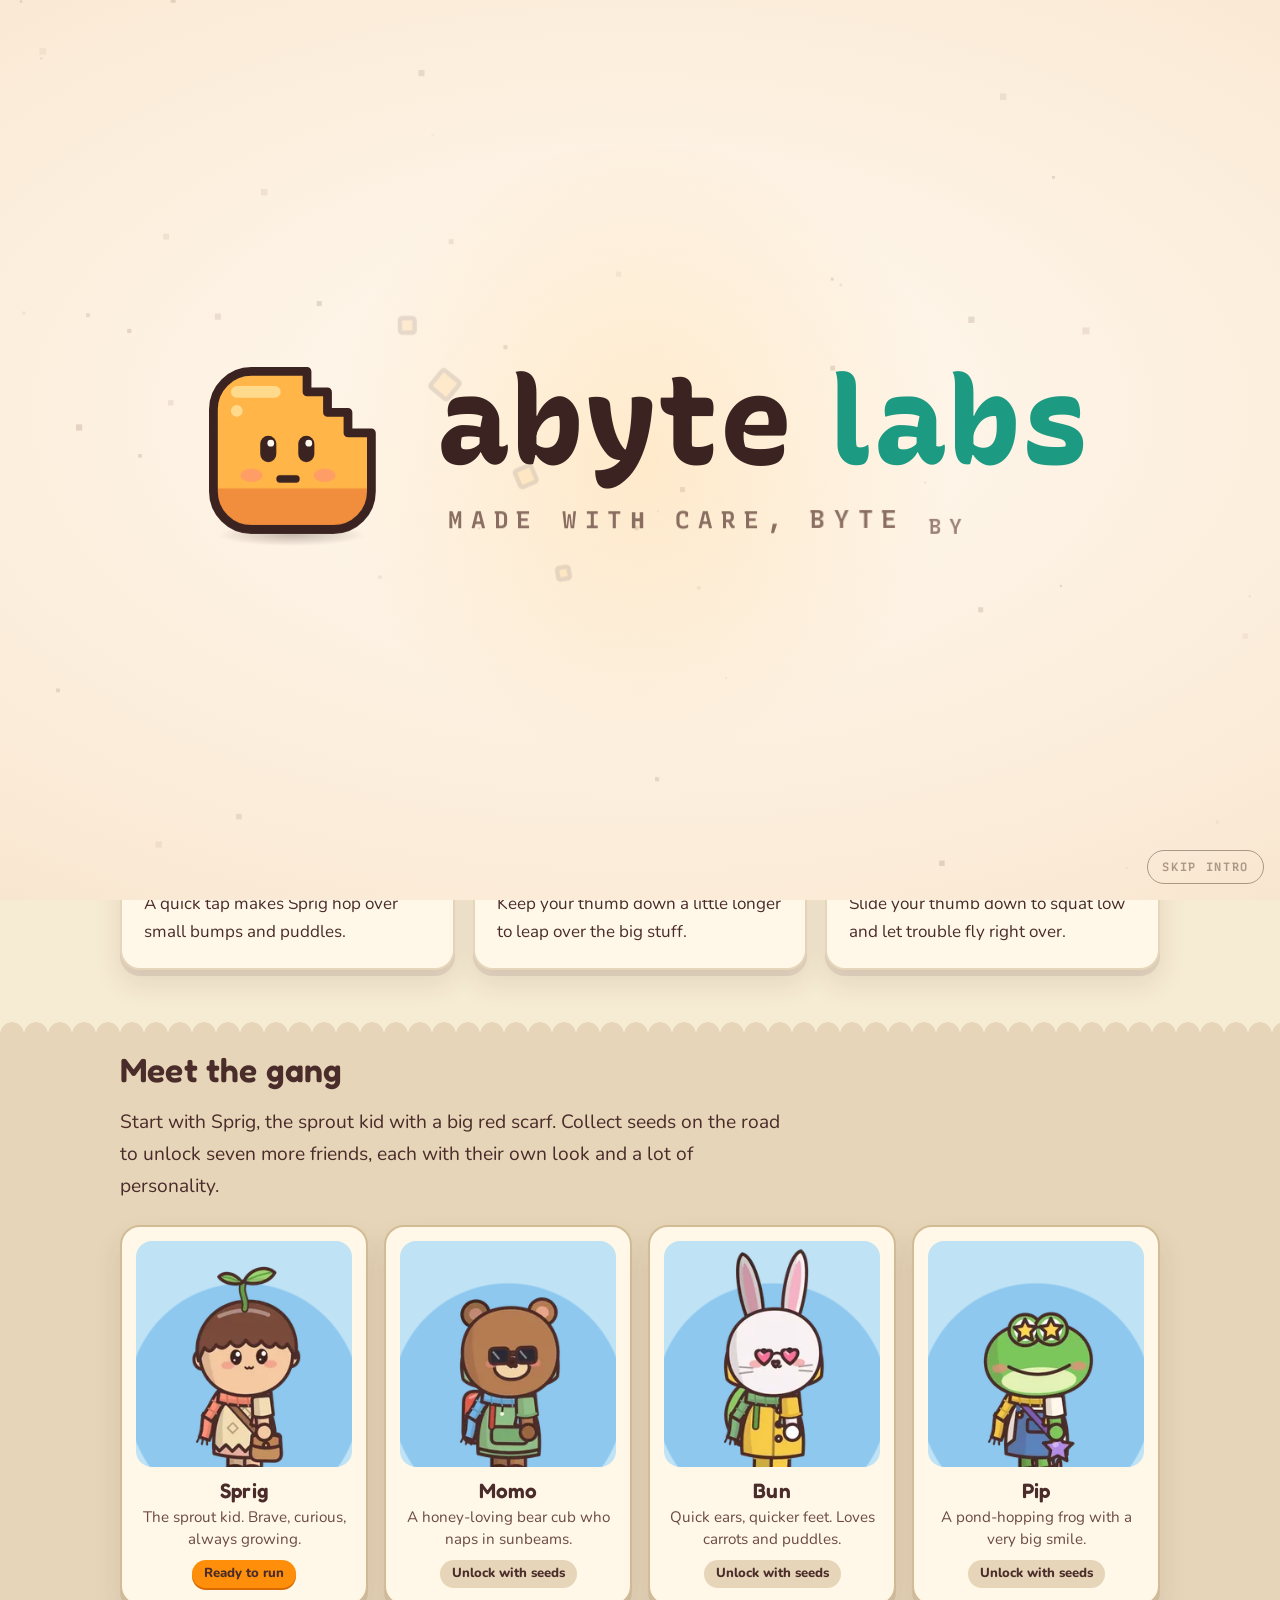
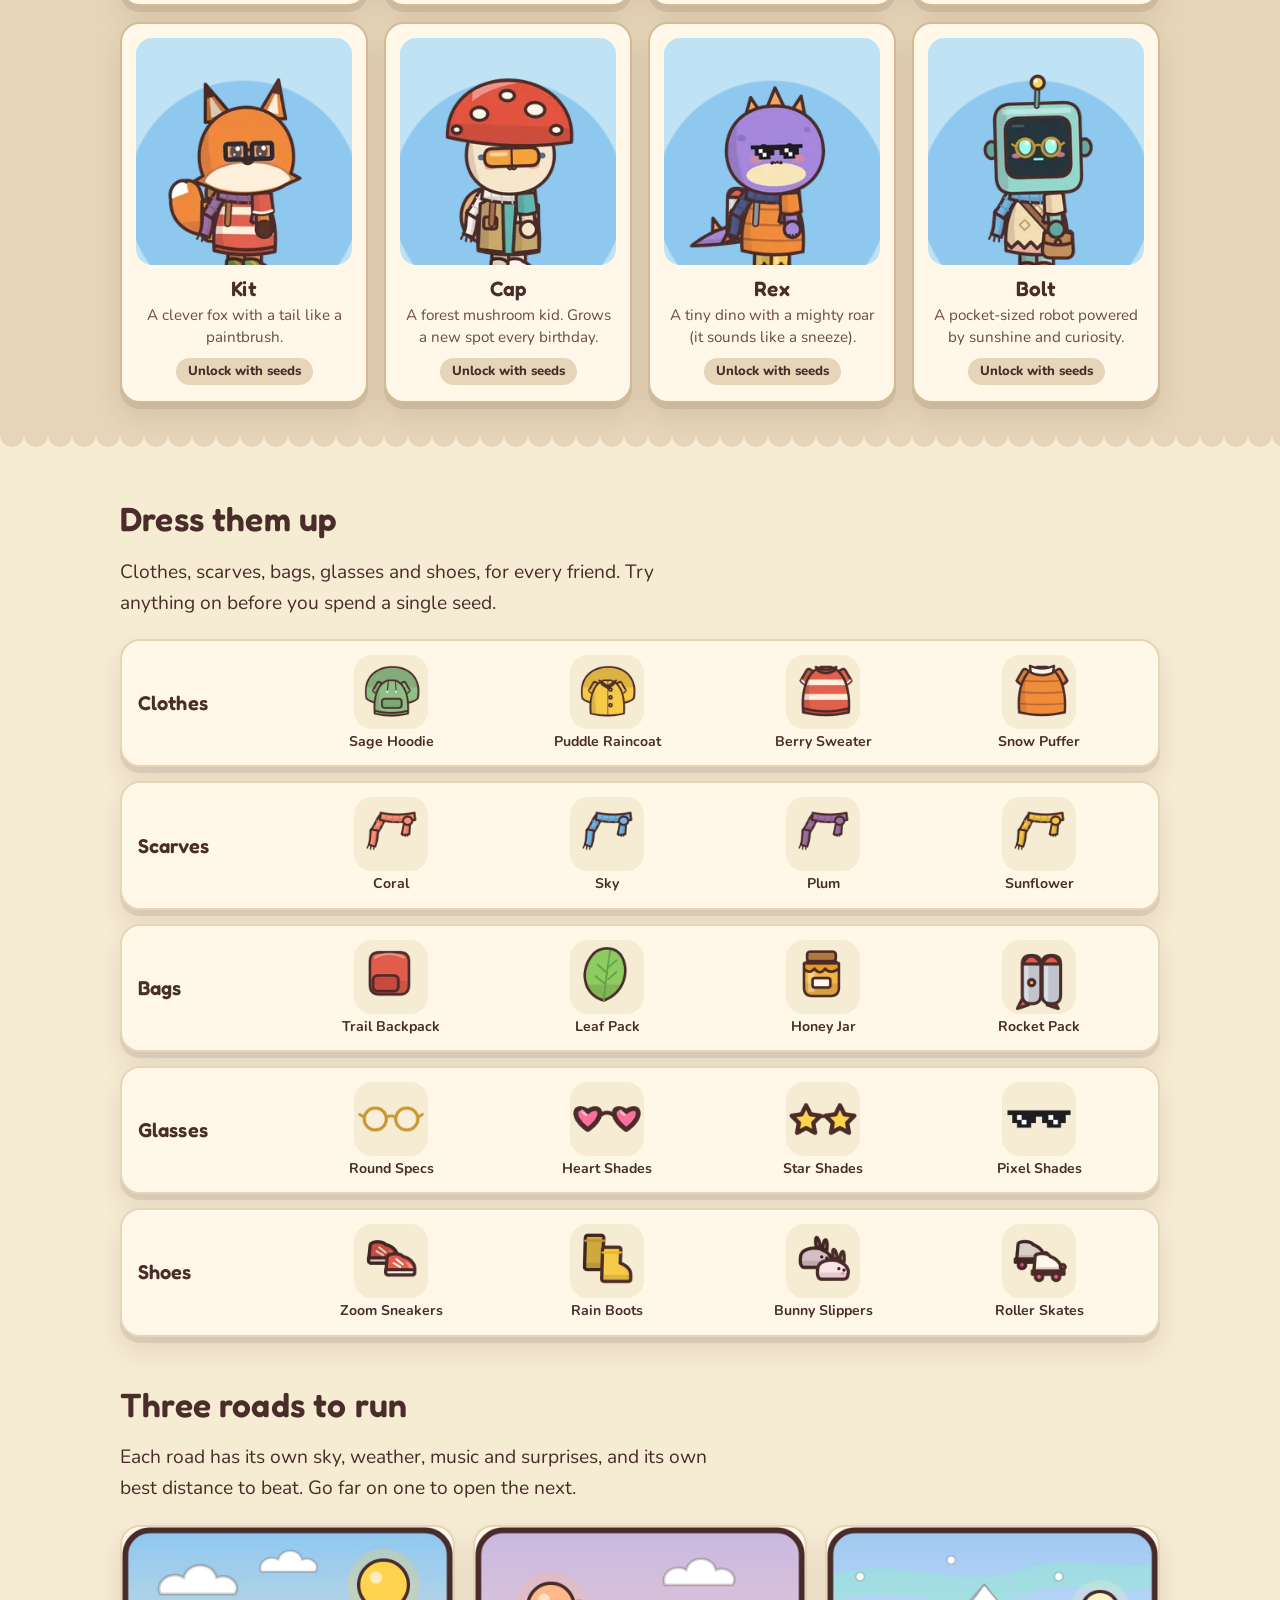
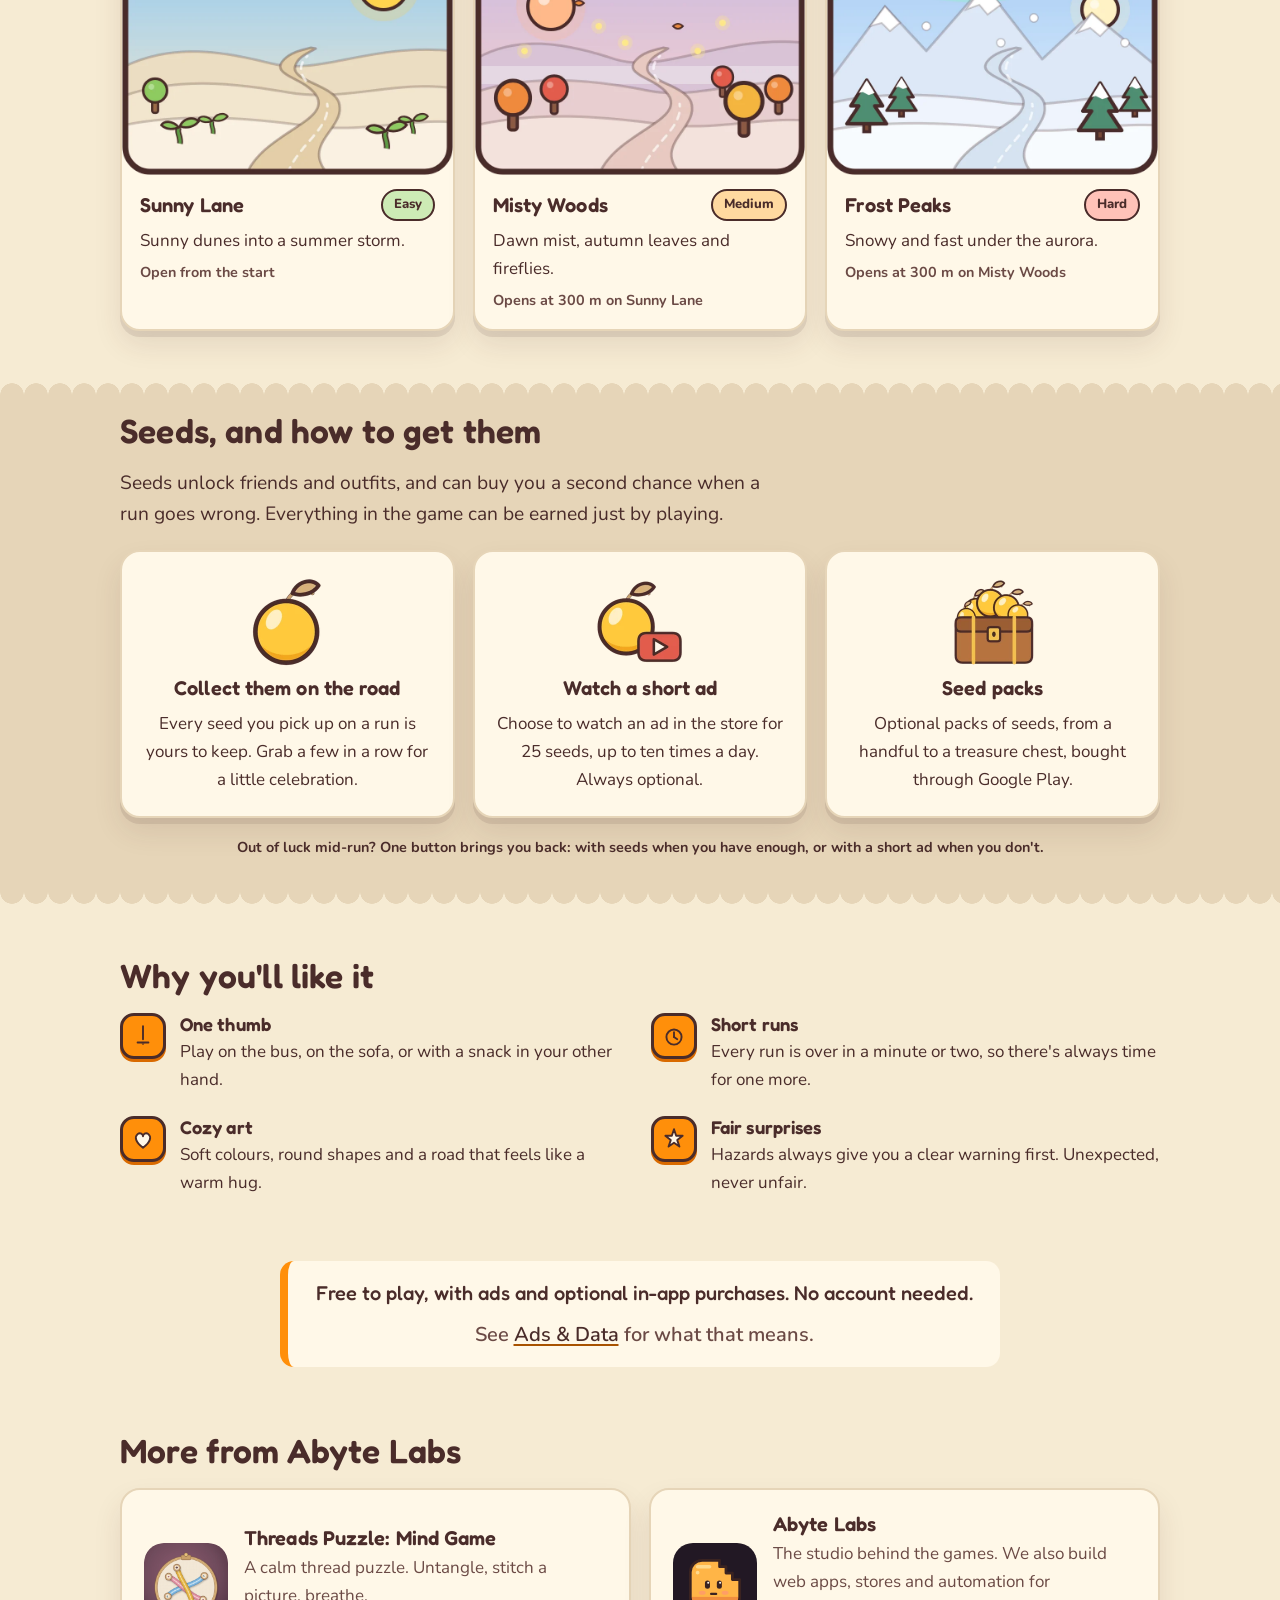
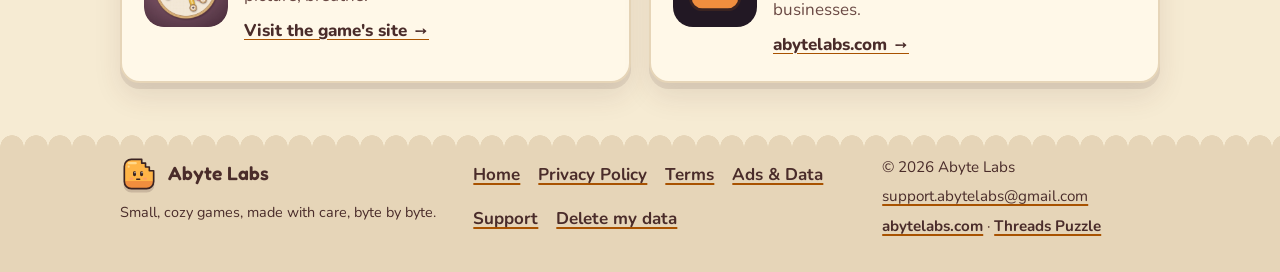
<file: index.html>
<!DOCTYPE html>
<html lang="en">
<head>
  <meta charset="utf-8">
  <meta name="viewport" content="width=device-width, initial-scale=1">
  <title>Unpredictable: Cozy Runner, a one-thumb Android game</title>
  <meta name="description" content="Unpredictable is a cozy one-thumb runner for Android from Abyte Labs. Play as eight friends, dress them up and run three roads full of fair surprises.">
  <meta name="robots" content="index, follow, max-image-preview:large, max-snippet:-1, max-video-preview:-1">
  <link rel="canonical" href="https://unpredictable.abytelabs.com/">
  <meta name="author" content="Abyte Labs">
  <meta property="og:type" content="website">
  <meta property="og:site_name" content="Unpredictable: Cozy Runner">
  <meta property="og:locale" content="en_US">
  <meta property="og:title" content="Unpredictable: Cozy Runner, a one-thumb Android game">
  <meta property="og:description" content="Unpredictable is a cozy one-thumb runner for Android from Abyte Labs. Play as eight friends, dress them up and run three roads full of fair surprises.">
  <meta property="og:url" content="https://unpredictable.abytelabs.com/">
  <meta property="og:image" content="https://unpredictable.abytelabs.com/assets/img/og.png">
  <meta property="og:image:type" content="image/png">
  <meta property="og:image:width" content="1200">
  <meta property="og:image:height" content="630">
  <meta property="og:image:alt" content="Unpredictable: Cozy Runner. Sprig and four friends standing on a sunny desert road, with the line: a one-thumb runner for Android.">
  <meta name="twitter:card" content="summary_large_image">
  <meta name="twitter:title" content="Unpredictable: Cozy Runner, a one-thumb Android game">
  <meta name="twitter:description" content="Unpredictable is a cozy one-thumb runner for Android from Abyte Labs. Play as eight friends, dress them up and run three roads full of fair surprises.">
  <meta name="twitter:image" content="https://unpredictable.abytelabs.com/assets/img/og.png">
  <meta name="twitter:image:alt" content="Unpredictable: Cozy Runner. Sprig and four friends standing on a sunny desert road, with the line: a one-thumb runner for Android.">
  <script type="application/ld+json">{"@context": "https://schema.org", "@graph": [{"@type": "Organization", "@id": "https://abytelabs.com/#org", "name": "Abyte Labs", "url": "https://abytelabs.com/", "logo": "https://abytelabs.com/icon-512.png"}, {"@type": "WebSite", "@id": "https://unpredictable.abytelabs.com/#site", "url": "https://unpredictable.abytelabs.com/", "name": "Unpredictable", "inLanguage": "en", "publisher": {"@id": "https://abytelabs.com/#org"}}, {"@type": ["VideoGame", "MobileApplication"], "@id": "https://unpredictable.abytelabs.com/#game", "name": "Unpredictable: Cozy Runner", "alternateName": "Unpredictable", "description": "A cozy one-thumb runner for Android. Play as eight friends, dress them up and run three roads full of fair surprises.", "url": "https://unpredictable.abytelabs.com/", "image": "https://unpredictable.abytelabs.com/assets/img/og.png", "screenshot": "https://unpredictable.abytelabs.com/assets/screenshot-1-flat.png", "applicationCategory": "GameApplication", "applicationSubCategory": "Casual", "genre": ["Runner", "Casual", "Arcade"], "operatingSystem": "Android", "gamePlatform": "Android", "playMode": "SinglePlayer", "inLanguage": "en", "isAccessibleForFree": true, "offers": {"@type": "Offer", "price": "0", "priceCurrency": "USD"}, "author": {"@id": "https://abytelabs.com/#org"}, "publisher": {"@id": "https://abytelabs.com/#org"}}]}</script>
  <meta name="theme-color" content="#8EC8EE">
  <link rel="icon" href="favicon.ico" sizes="32x32">
  <link rel="icon" href="favicon-32.png" type="image/png" sizes="32x32">
  <link rel="apple-touch-icon" href="apple-touch-icon.png">
  <link rel="manifest" href="site.webmanifest">
  <link rel="preload" href="assets/fonts/fredoka-latin-600-normal.woff2" as="font" type="font/woff2" crossorigin>
  <link rel="preload" href="assets/fonts/nunito-latin-400-normal.woff2" as="font" type="font/woff2" crossorigin>
  <link rel="stylesheet" href="assets/style.css?v=20261107-2">
  <script>try{if(!sessionStorage.getItem("abyte-intro-up")&&!matchMedia("(prefers-reduced-motion: reduce)").matches&&!/bot|crawl|spider|slurp|preview|facebookexternalhit|embedly/i.test(navigator.userAgent)){document.documentElement.classList.add("ab-intro-pending");setTimeout(function(){document.documentElement.classList.remove("ab-intro-pending")},6000);addEventListener("load",function(){if(!window.AbyteIntro)document.documentElement.classList.remove("ab-intro-pending")})}}catch(e){}</script>

</head>
<body>
  <a class="skip-link" href="#main">Skip to main content</a>

  <header class="site-header">
    <div class="container">
      <a class="brand" href="index.html" aria-label="Abyte Labs home">
        <svg class="logo-mark" viewBox="-10 -10 140 140" aria-hidden="true" focusable="false" overflow="visible"><defs><clipPath id="bmU1"><path d="M32 6H70V20H84V34H98V48H114V88A26 26 0 0 1 88 114H32A26 26 0 0 1 6 88V32A26 26 0 0 1 32 6Z"/></clipPath></defs><path d="M32 6H70V20H84V34H98V48H114V88A26 26 0 0 1 88 114H32A26 26 0 0 1 6 88V32A26 26 0 0 1 32 6Z" fill="#FFB547"/><g clip-path="url(#bmU1)"><rect x="-10" y="86" width="140" height="44" fill="#F08E3E"/></g><rect x="18" y="16" width="34" height="8" rx="4" fill="#FFD98C"/><rect x="18" y="29" width="8" height="8" rx="4" fill="#FFD98C"/><path d="M32 6H70V20H84V34H98V48H114V88A26 26 0 0 1 88 114H32A26 26 0 0 1 6 88V32A26 26 0 0 1 32 6Z" fill="none" stroke="#3A2321" stroke-width="6" stroke-linejoin="round"/><g class="ab-blush"><ellipse cx="32" cy="77" rx="7.5" ry="4.5" fill="#FF8A80" opacity=".55"/><ellipse cx="82" cy="77" rx="7.5" ry="4.5" fill="#FF8A80" opacity=".55"/></g><g class="ab-eyes"><rect x="38" y="50" width="11" height="18" rx="5.5" fill="#3A2321"/><rect x="64" y="50" width="11" height="18" rx="5.5" fill="#3A2321"/><circle cx="45.2" cy="55" r="2.3" fill="#FFF8EE"/><circle cx="71.2" cy="55" r="2.3" fill="#FFF8EE"/></g><rect class="ab-mouth" x="49" y="77" width="16" height="5" rx="2.5" fill="#3A2321"/></svg>
        <span>Abyte Labs</span>
      </a>
      <nav class="site-nav" aria-label="Main">
        <ul>
          <li><a href="index.html" aria-current="page">Home</a></li>
          <li><a href="privacy.html">Privacy Policy</a></li>
          <li><a href="terms.html">Terms</a></li>
          <li><a href="ads-and-data.html">Ads &amp; Data</a></li>
          <li><a href="support.html">Support</a></li>
        </ul>
      </nav>
    </div>
  </header>

  <main id="main">
    <section class="hero" aria-labelledby="hero-title">
      <div class="container">
        <div>
          <a class="badge badge-link" href="https://abytelabs.com" target="_blank" rel="noopener">A game by Abyte Labs</a>
          <h1 id="hero-title">Unpredictable</h1>
          <p class="lead">A cozy one-thumb runner where nothing is quite what you expect. Eight friends, three roads, and one very busy thumb.</p>
          <ul class="hero-chips" aria-label="At a glance"><li>8 friends to play</li><li>3 roads</li><li>A wardrobe to dress up</li></ul>
          <div class="btn-row hero-actions">
            <!-- When the game is live: set href to the Google Play URL and delete the "Coming soon" span. -->
            <a class="btn btn-large" href="#">
              <span>Get it on Google Play</span>
              <span class="btn-sub">Coming soon</span>
            </a>
          </div>
          <p class="small hero-note">Now in closed testing on Google Play.</p>
        </div>
        <div class="hero-visual">
          <div class="phone">
            <div class="phone-screen">
              <img src="assets/screenshot-1-flat-860.webp" srcset="assets/screenshot-1-flat-480.webp 480w, assets/screenshot-1-flat-860.webp 860w, assets/screenshot-1-flat.png 1600w" sizes="(max-width: 700px) 84vw, 430px" fetchpriority="high" decoding="async" alt="Sprig jumping over a hole on a sunny desert road in Unpredictable, with the distance (42 m) and seed count (3) at the top" width="1600" height="720">
            </div>
          </div>
          <div class="squad" aria-hidden="true"><img src="assets/img/char-bun-340.webp" srcset="assets/img/char-bun-200.webp 200w, assets/img/char-bun-340.webp 340w" sizes="(max-width: 600px) 30vw, 170px" alt="" width="520" height="800"><img src="assets/img/char-sprig-340.webp" srcset="assets/img/char-sprig-200.webp 200w, assets/img/char-sprig-340.webp 340w" sizes="(max-width: 600px) 30vw, 170px" alt="" width="520" height="800"><img src="assets/img/char-kit-340.webp" srcset="assets/img/char-kit-200.webp 200w, assets/img/char-kit-340.webp 340w" sizes="(max-width: 600px) 30vw, 170px" alt="" width="520" height="800"></div>
        </div>
      </div>
    </section>
    <div class="scallop-down" aria-hidden="true"></div>

    <section class="section" aria-labelledby="how-title">
      <div class="container">
        <h2 id="how-title" style="margin-top:0">How to play</h2>
        <p class="muted">Three moves. That's the whole game, and one thumb is plenty.</p>
        <div class="grid grid-3 steps">
          <div class="card"><div class="step-icon"><svg viewBox="0 0 48 48" fill="none" stroke="#4A2C2A" stroke-width="3.5" stroke-linecap="round" stroke-linejoin="round" aria-hidden="true" focusable="false"><circle cx="24" cy="12" r="6" fill="#FFF8E8"/><path d="M20 22 V38 C20 42 24 44 28 44 C33 44 36 41 36 36 V28 C36 25 31 25 31 28 V26 C31 23 26 23 26 26 V22 C26 18 20 18 20 22Z" fill="#FFF8E8"/></svg></div><h3>Tap to hop</h3><p>A quick tap makes Sprig hop over small bumps and puddles.</p></div>
          <div class="card"><div class="step-icon"><svg viewBox="0 0 48 48" fill="none" stroke="#4A2C2A" stroke-width="3.5" stroke-linecap="round" stroke-linejoin="round" aria-hidden="true" focusable="false"><path d="M24 6 V28" /><path d="M14 16 L24 6 L34 16"/><rect x="12" y="34" width="24" height="9" rx="4.5" fill="#FF8F0A"/></svg></div><h3>Hold for a high jump</h3><p>Keep your thumb down a little longer to leap over the big stuff.</p></div>
          <div class="card"><div class="step-icon"><svg viewBox="0 0 48 48" fill="none" stroke="#4A2C2A" stroke-width="3.5" stroke-linecap="round" stroke-linejoin="round" aria-hidden="true" focusable="false"><path d="M24 8 V30"/><path d="M14 22 L24 32 L34 22"/><path d="M10 41 H38"/></svg></div><h3>Swipe down to duck</h3><p>Slide your thumb down to squat low and let trouble fly right over.</p></div>
        </div>
      </div>
    </section>

    <div class="scallop-up" aria-hidden="true"></div>
    <section class="section section-sand" aria-labelledby="gang-title" style="padding-block:16px 32px">
      <div class="container">
        <h2 id="gang-title" style="margin-top:0">Meet the gang</h2>
        <p class="lead" style="max-width:56ch">Start with Sprig, the sprout kid with a big red scarf. Collect seeds on the road to unlock seven more friends, each with their own look and a lot of personality.</p>
        <ul class="gang"><li class="char"><div class="char-pic"><img src="assets/img/char-sprig-340.webp" srcset="assets/img/char-sprig-200.webp 200w, assets/img/char-sprig-340.webp 340w" sizes="(max-width: 600px) 30vw, 170px" alt="Sprig" width="520" height="800" loading="lazy" decoding="async"></div><h3>Sprig</h3><p>The sprout kid. Brave, curious, always growing.</p><span class="pill pill-free">Ready to run</span></li><li class="char"><div class="char-pic"><img src="assets/img/char-momo-340.webp" srcset="assets/img/char-momo-200.webp 200w, assets/img/char-momo-340.webp 340w" sizes="(max-width: 600px) 30vw, 170px" alt="Momo" width="520" height="800" loading="lazy" decoding="async"></div><h3>Momo</h3><p>A honey-loving bear cub who naps in sunbeams.</p><span class="pill">Unlock with seeds</span></li><li class="char"><div class="char-pic"><img src="assets/img/char-bun-340.webp" srcset="assets/img/char-bun-200.webp 200w, assets/img/char-bun-340.webp 340w" sizes="(max-width: 600px) 30vw, 170px" alt="Bun" width="520" height="800" loading="lazy" decoding="async"></div><h3>Bun</h3><p>Quick ears, quicker feet. Loves carrots and puddles.</p><span class="pill">Unlock with seeds</span></li><li class="char"><div class="char-pic"><img src="assets/img/char-pip-340.webp" srcset="assets/img/char-pip-200.webp 200w, assets/img/char-pip-340.webp 340w" sizes="(max-width: 600px) 30vw, 170px" alt="Pip" width="520" height="800" loading="lazy" decoding="async"></div><h3>Pip</h3><p>A pond-hopping frog with a very big smile.</p><span class="pill">Unlock with seeds</span></li><li class="char"><div class="char-pic"><img src="assets/img/char-kit-340.webp" srcset="assets/img/char-kit-200.webp 200w, assets/img/char-kit-340.webp 340w" sizes="(max-width: 600px) 30vw, 170px" alt="Kit" width="520" height="800" loading="lazy" decoding="async"></div><h3>Kit</h3><p>A clever fox with a tail like a paintbrush.</p><span class="pill">Unlock with seeds</span></li><li class="char"><div class="char-pic"><img src="assets/img/char-cap-340.webp" srcset="assets/img/char-cap-200.webp 200w, assets/img/char-cap-340.webp 340w" sizes="(max-width: 600px) 30vw, 170px" alt="Cap" width="520" height="800" loading="lazy" decoding="async"></div><h3>Cap</h3><p>A forest mushroom kid. Grows a new spot every birthday.</p><span class="pill">Unlock with seeds</span></li><li class="char"><div class="char-pic"><img src="assets/img/char-rex-340.webp" srcset="assets/img/char-rex-200.webp 200w, assets/img/char-rex-340.webp 340w" sizes="(max-width: 600px) 30vw, 170px" alt="Rex" width="520" height="800" loading="lazy" decoding="async"></div><h3>Rex</h3><p>A tiny dino with a mighty roar (it sounds like a sneeze).</p><span class="pill">Unlock with seeds</span></li><li class="char"><div class="char-pic"><img src="assets/img/char-bolt-340.webp" srcset="assets/img/char-bolt-200.webp 200w, assets/img/char-bolt-340.webp 340w" sizes="(max-width: 600px) 30vw, 170px" alt="Bolt" width="520" height="800" loading="lazy" decoding="async"></div><h3>Bolt</h3><p>A pocket-sized robot powered by sunshine and curiosity.</p><span class="pill">Unlock with seeds</span></li></ul>
      </div>
    </section>
    <div class="scallop-down on-sand" aria-hidden="true"></div>


    <section class="section" aria-labelledby="ward-title">
      <div class="container">
        <div class="split-head">
          <div>
            <h2 id="ward-title" style="margin-top:0">Dress them up</h2>
            <p class="lead" style="max-width:48ch">Clothes, scarves, bags, glasses and shoes, for every friend. Try anything on before you spend a single seed.</p>
          </div>
        </div>
        <div class="wardrobe"><div class="ward-row"><h3>Clothes</h3><ul><li><img src="assets/img/cl_hoodie.webp" alt="" width="192" height="192" loading="lazy" decoding="async"><span>Sage Hoodie</span></li><li><img src="assets/img/cl_raincoat.webp" alt="" width="192" height="192" loading="lazy" decoding="async"><span>Puddle Raincoat</span></li><li><img src="assets/img/cl_sweater.webp" alt="" width="192" height="192" loading="lazy" decoding="async"><span>Berry Sweater</span></li><li><img src="assets/img/cl_puffer.webp" alt="" width="192" height="192" loading="lazy" decoding="async"><span>Snow Puffer</span></li></ul></div><div class="ward-row"><h3>Scarves</h3><ul><li><img src="assets/img/sc_coral.webp" alt="" width="192" height="192" loading="lazy" decoding="async"><span>Coral</span></li><li><img src="assets/img/sc_sky.webp" alt="" width="192" height="192" loading="lazy" decoding="async"><span>Sky</span></li><li><img src="assets/img/sc_plum.webp" alt="" width="192" height="192" loading="lazy" decoding="async"><span>Plum</span></li><li><img src="assets/img/sc_sunflower.webp" alt="" width="192" height="192" loading="lazy" decoding="async"><span>Sunflower</span></li></ul></div><div class="ward-row"><h3>Bags</h3><ul><li><img src="assets/img/bag_backpack.webp" alt="" width="192" height="192" loading="lazy" decoding="async"><span>Trail Backpack</span></li><li><img src="assets/img/bag_leaf.webp" alt="" width="192" height="192" loading="lazy" decoding="async"><span>Leaf Pack</span></li><li><img src="assets/img/bag_honey.webp" alt="" width="192" height="192" loading="lazy" decoding="async"><span>Honey Jar</span></li><li><img src="assets/img/bag_rocket.webp" alt="" width="192" height="192" loading="lazy" decoding="async"><span>Rocket Pack</span></li></ul></div><div class="ward-row"><h3>Glasses</h3><ul><li><img src="assets/img/gl_round.webp" alt="" width="192" height="192" loading="lazy" decoding="async"><span>Round Specs</span></li><li><img src="assets/img/gl_heart.webp" alt="" width="192" height="192" loading="lazy" decoding="async"><span>Heart Shades</span></li><li><img src="assets/img/gl_starglasses.webp" alt="" width="192" height="192" loading="lazy" decoding="async"><span>Star Shades</span></li><li><img src="assets/img/gl_pixel.webp" alt="" width="192" height="192" loading="lazy" decoding="async"><span>Pixel Shades</span></li></ul></div><div class="ward-row"><h3>Shoes</h3><ul><li><img src="assets/img/sh_sneakers.webp" alt="" width="192" height="192" loading="lazy" decoding="async"><span>Zoom Sneakers</span></li><li><img src="assets/img/sh_rainboots.webp" alt="" width="192" height="192" loading="lazy" decoding="async"><span>Rain Boots</span></li><li><img src="assets/img/sh_slippers.webp" alt="" width="192" height="192" loading="lazy" decoding="async"><span>Bunny Slippers</span></li><li><img src="assets/img/sh_skates.webp" alt="" width="192" height="192" loading="lazy" decoding="async"><span>Roller Skates</span></li></ul></div></div>
      </div>
    </section>

    <section class="section" aria-labelledby="roads-title" style="padding-top:8px">
      <div class="container">
        <h2 id="roads-title" style="margin-top:0">Three roads to run</h2>
        <p class="lead" style="max-width:52ch">Each road has its own sky, weather, music and surprises, and its own best distance to beat. Go far on one to open the next.</p>
        <ul class="roads"><li class="road"><img src="assets/img/road-0.webp" alt="Sunny Lane: Sunny dunes into a summer storm." width="800" height="600" loading="lazy" decoding="async"><div class="road-body"><div class="road-top"><h3>Sunny Lane</h3><span class="diff diff-easy">Easy</span></div><p>Sunny dunes into a summer storm.</p><p class="small muted road-unlock">Open from the start</p></div></li><li class="road"><img src="assets/img/road-1.webp" alt="Misty Woods: Dawn mist, autumn leaves and fireflies." width="800" height="600" loading="lazy" decoding="async"><div class="road-body"><div class="road-top"><h3>Misty Woods</h3><span class="diff diff-medium">Medium</span></div><p>Dawn mist, autumn leaves and fireflies.</p><p class="small muted road-unlock">Opens at 300 m on Sunny Lane</p></div></li><li class="road"><img src="assets/img/road-2.webp" alt="Frost Peaks: Snowy and fast under the aurora." width="800" height="600" loading="lazy" decoding="async"><div class="road-body"><div class="road-top"><h3>Frost Peaks</h3><span class="diff diff-hard">Hard</span></div><p>Snowy and fast under the aurora.</p><p class="small muted road-unlock">Opens at 300 m on Misty Woods</p></div></li></ul>
      </div>
    </section>

    <div class="scallop-up" aria-hidden="true"></div>
    <section class="section section-sand" aria-labelledby="seeds-title" style="padding-block:16px 32px">
      <div class="container">
        <h2 id="seeds-title" style="margin-top:0">Seeds, and how to get them</h2>
        <p class="lead" style="max-width:56ch">Seeds unlock friends and outfits, and can buy you a second chance when a run goes wrong. Everything in the game can be earned just by playing.</p>
        <div class="grid grid-3 seeds">
          <div class="card"><img src="assets/img/tab_seeds.webp" alt="" width="192" height="192" loading="lazy"><h3>Collect them on the road</h3><p>Every seed you pick up on a run is yours to keep. Grab a few in a row for a little celebration.</p></div>
          <div class="card"><img src="assets/img/pack_ad.webp" alt="" width="192" height="192" loading="lazy"><h3>Watch a short ad</h3><p>Choose to watch an ad in the store for 25 seeds, up to ten times a day. Always optional.</p></div>
          <div class="card"><img src="assets/img/pack_chest.webp" alt="" width="192" height="192" loading="lazy"><h3>Seed packs</h3><p>Optional packs of seeds, from a handful to a treasure chest, bought through Google Play.</p></div>
        </div>
        <p class="small seeds-note">Out of luck mid-run? One button brings you back: with seeds when you have enough, or with a short ad when you don't.</p>
      </div>
    </section>
    <div class="scallop-down on-sand" aria-hidden="true"></div>

    <section class="section" aria-labelledby="features-title">
      <div class="container">
        <h2 id="features-title" style="margin-top:0">Why you'll like it</h2>
        <div class="grid grid-4" style="gap:22px">
          <div class="feature"><span class="dot"><svg viewBox="0 0 48 48" fill="none" stroke="#4A2C2A" stroke-width="3.5" stroke-linecap="round" stroke-linejoin="round" aria-hidden="true" focusable="false"><path d="M24 6 V30"/><path d="M14 36 H34"/><circle cx="24" cy="38" r="0.5"/></svg></span><div><h3>One thumb</h3><p>Play on the bus, on the sofa, or with a snack in your other hand.</p></div></div>
          <div class="feature"><span class="dot"><svg viewBox="0 0 48 48" fill="none" stroke="#4A2C2A" stroke-width="3.5" stroke-linecap="round" stroke-linejoin="round" aria-hidden="true" focusable="false"><circle cx="24" cy="26" r="14"/><path d="M24 26 V17"/><path d="M24 26 L30 30"/></svg></span><div><h3>Short runs</h3><p>Every run is over in a minute or two, so there's always time for one more.</p></div></div>
          <div class="feature"><span class="dot"><svg viewBox="0 0 48 48" fill="none" stroke="#4A2C2A" stroke-width="3.5" stroke-linecap="round" stroke-linejoin="round" aria-hidden="true" focusable="false"><path d="M24 40 C10 30 8 20 14 15 C19 11 24 15 24 19 C24 15 29 11 34 15 C40 20 38 30 24 40Z" fill="#FFF8E8"/></svg></span><div><h3>Cozy art</h3><p>Soft colours, round shapes and a road that feels like a warm hug.</p></div></div>
          <div class="feature"><span class="dot"><svg viewBox="0 0 48 48" fill="none" stroke="#4A2C2A" stroke-width="3.5" stroke-linecap="round" stroke-linejoin="round" aria-hidden="true" focusable="false"><path d="M24 6 L28 18 L40 18 L30 26 L34 38 L24 31 L14 38 L18 26 L8 18 L20 18Z" fill="#FFF8E8"/></svg></span><div><h3>Fair surprises</h3><p>Hazards always give you a clear warning first. Unexpected, never unfair.</p></div></div>
        </div>
      </div>
    </section>

    <section class="section" style="padding-top:0">
      <div class="container container-narrow">
        <div class="notice note-band"><p>Free to play, with ads and optional in-app purchases. No account needed.</p><p class="small muted" style="font-family:var(--font-body);font-weight:600;margin-top:.4em">See <a href="ads-and-data.html">Ads &amp; Data</a> for what that means.</p></div>
      </div>
    </section>

    <section class="section more" aria-labelledby="more-title" style="padding-top:0">
      <div class="container">
        <h2 id="more-title" style="margin-top:0">More from Abyte Labs</h2>
        <div class="grid grid-2">
          <a class="card more-card more-threads" href="https://threadspuzzle.abytelabs.com" target="_blank" rel="noopener"><img src="assets/img/threads-icon.webp" alt="" width="512" height="512" loading="lazy"><div><h3>Threads Puzzle: Mind Game</h3><p>A calm thread puzzle. Untangle, stitch a picture, breathe.</p><span class="more-link">Visit the game's site &rarr;</span></div></a>
          <a class="card more-card more-studio" href="https://abytelabs.com" target="_blank" rel="noopener"><span class="more-mark"><svg class="more-svg" viewBox="-10 -10 140 140" aria-hidden="true" focusable="false" overflow="visible"><defs><clipPath id="bmUm"><path d="M32 6H70V20H84V34H98V48H114V88A26 26 0 0 1 88 114H32A26 26 0 0 1 6 88V32A26 26 0 0 1 32 6Z"/></clipPath></defs><path d="M32 6H70V20H84V34H98V48H114V88A26 26 0 0 1 88 114H32A26 26 0 0 1 6 88V32A26 26 0 0 1 32 6Z" fill="#FFB547"/><g clip-path="url(#bmUm)"><rect x="-10" y="86" width="140" height="44" fill="#F08E3E"/></g><rect x="18" y="16" width="34" height="8" rx="4" fill="#FFD98C"/><rect x="18" y="29" width="8" height="8" rx="4" fill="#FFD98C"/><path d="M32 6H70V20H84V34H98V48H114V88A26 26 0 0 1 88 114H32A26 26 0 0 1 6 88V32A26 26 0 0 1 32 6Z" fill="none" stroke="#3A2321" stroke-width="6" stroke-linejoin="round"/><g class="ab-blush"><ellipse cx="32" cy="77" rx="7.5" ry="4.5" fill="#FF8A80" opacity=".55"/><ellipse cx="82" cy="77" rx="7.5" ry="4.5" fill="#FF8A80" opacity=".55"/></g><g class="ab-eyes"><rect x="38" y="50" width="11" height="18" rx="5.5" fill="#3A2321"/><rect x="64" y="50" width="11" height="18" rx="5.5" fill="#3A2321"/><circle cx="45.2" cy="55" r="2.3" fill="#FFF8EE"/><circle cx="71.2" cy="55" r="2.3" fill="#FFF8EE"/></g><rect class="ab-mouth" x="49" y="77" width="16" height="5" rx="2.5" fill="#3A2321"/></svg></span><div><h3>Abyte Labs</h3><p>The studio behind the games. We also build web apps, stores and automation for businesses.</p><span class="more-link">abytelabs.com &rarr;</span></div></a>
        </div>
      </div>
    </section>
  </main>

  <div class="scallop-up" aria-hidden="true"></div>
  <footer class="site-footer">
    <div class="container">
      <div>
        <div class="footer-brand">
          <svg class="logo-mark" viewBox="-10 -10 140 140" aria-hidden="true" focusable="false" overflow="visible"><defs><clipPath id="bmU2"><path d="M32 6H70V20H84V34H98V48H114V88A26 26 0 0 1 88 114H32A26 26 0 0 1 6 88V32A26 26 0 0 1 32 6Z"/></clipPath></defs><path d="M32 6H70V20H84V34H98V48H114V88A26 26 0 0 1 88 114H32A26 26 0 0 1 6 88V32A26 26 0 0 1 32 6Z" fill="#FFB547"/><g clip-path="url(#bmU2)"><rect x="-10" y="86" width="140" height="44" fill="#F08E3E"/></g><rect x="18" y="16" width="34" height="8" rx="4" fill="#FFD98C"/><rect x="18" y="29" width="8" height="8" rx="4" fill="#FFD98C"/><path d="M32 6H70V20H84V34H98V48H114V88A26 26 0 0 1 88 114H32A26 26 0 0 1 6 88V32A26 26 0 0 1 32 6Z" fill="none" stroke="#3A2321" stroke-width="6" stroke-linejoin="round"/><g class="ab-blush"><ellipse cx="32" cy="77" rx="7.5" ry="4.5" fill="#FF8A80" opacity=".55"/><ellipse cx="82" cy="77" rx="7.5" ry="4.5" fill="#FF8A80" opacity=".55"/></g><g class="ab-eyes"><rect x="38" y="50" width="11" height="18" rx="5.5" fill="#3A2321"/><rect x="64" y="50" width="11" height="18" rx="5.5" fill="#3A2321"/><circle cx="45.2" cy="55" r="2.3" fill="#FFF8EE"/><circle cx="71.2" cy="55" r="2.3" fill="#FFF8EE"/></g><rect class="ab-mouth" x="49" y="77" width="16" height="5" rx="2.5" fill="#3A2321"/></svg>
          <span>Abyte Labs</span>
        </div>
        <p class="small" style="margin-top:.6em">Small, cozy games, made with care, byte by byte.</p>
      </div>
      <nav class="footer-nav" aria-label="Footer">
        <ul>
          <li><a href="index.html">Home</a></li>
          <li><a href="privacy.html">Privacy Policy</a></li>
          <li><a href="terms.html">Terms</a></li>
          <li><a href="ads-and-data.html">Ads &amp; Data</a></li>
          <li><a href="support.html">Support</a></li>
          <li><a href="delete-data.html">Delete my data</a></li>
        </ul>
      </nav>
      <div class="footer-meta">
        <p>© 2026 Abyte Labs</p>
        <p><a href="mailto:support.abytelabs@gmail.com">support.abytelabs@gmail.com</a></p>
        <p class="studio-links"><a href="https://abytelabs.com" target="_blank" rel="noopener">abytelabs.com</a> · <a href="https://threadspuzzle.abytelabs.com" target="_blank" rel="noopener">Threads Puzzle</a></p>
      </div>
    </div>
  </footer>
  <script src="assets/js/abyte-intro.js?v=20261107-2"></script>
  <script>AbyteIntro.play({key:"abyte-intro-up",variant:"quick",bg:"paper"});</script>
</body>
</html>
</file>
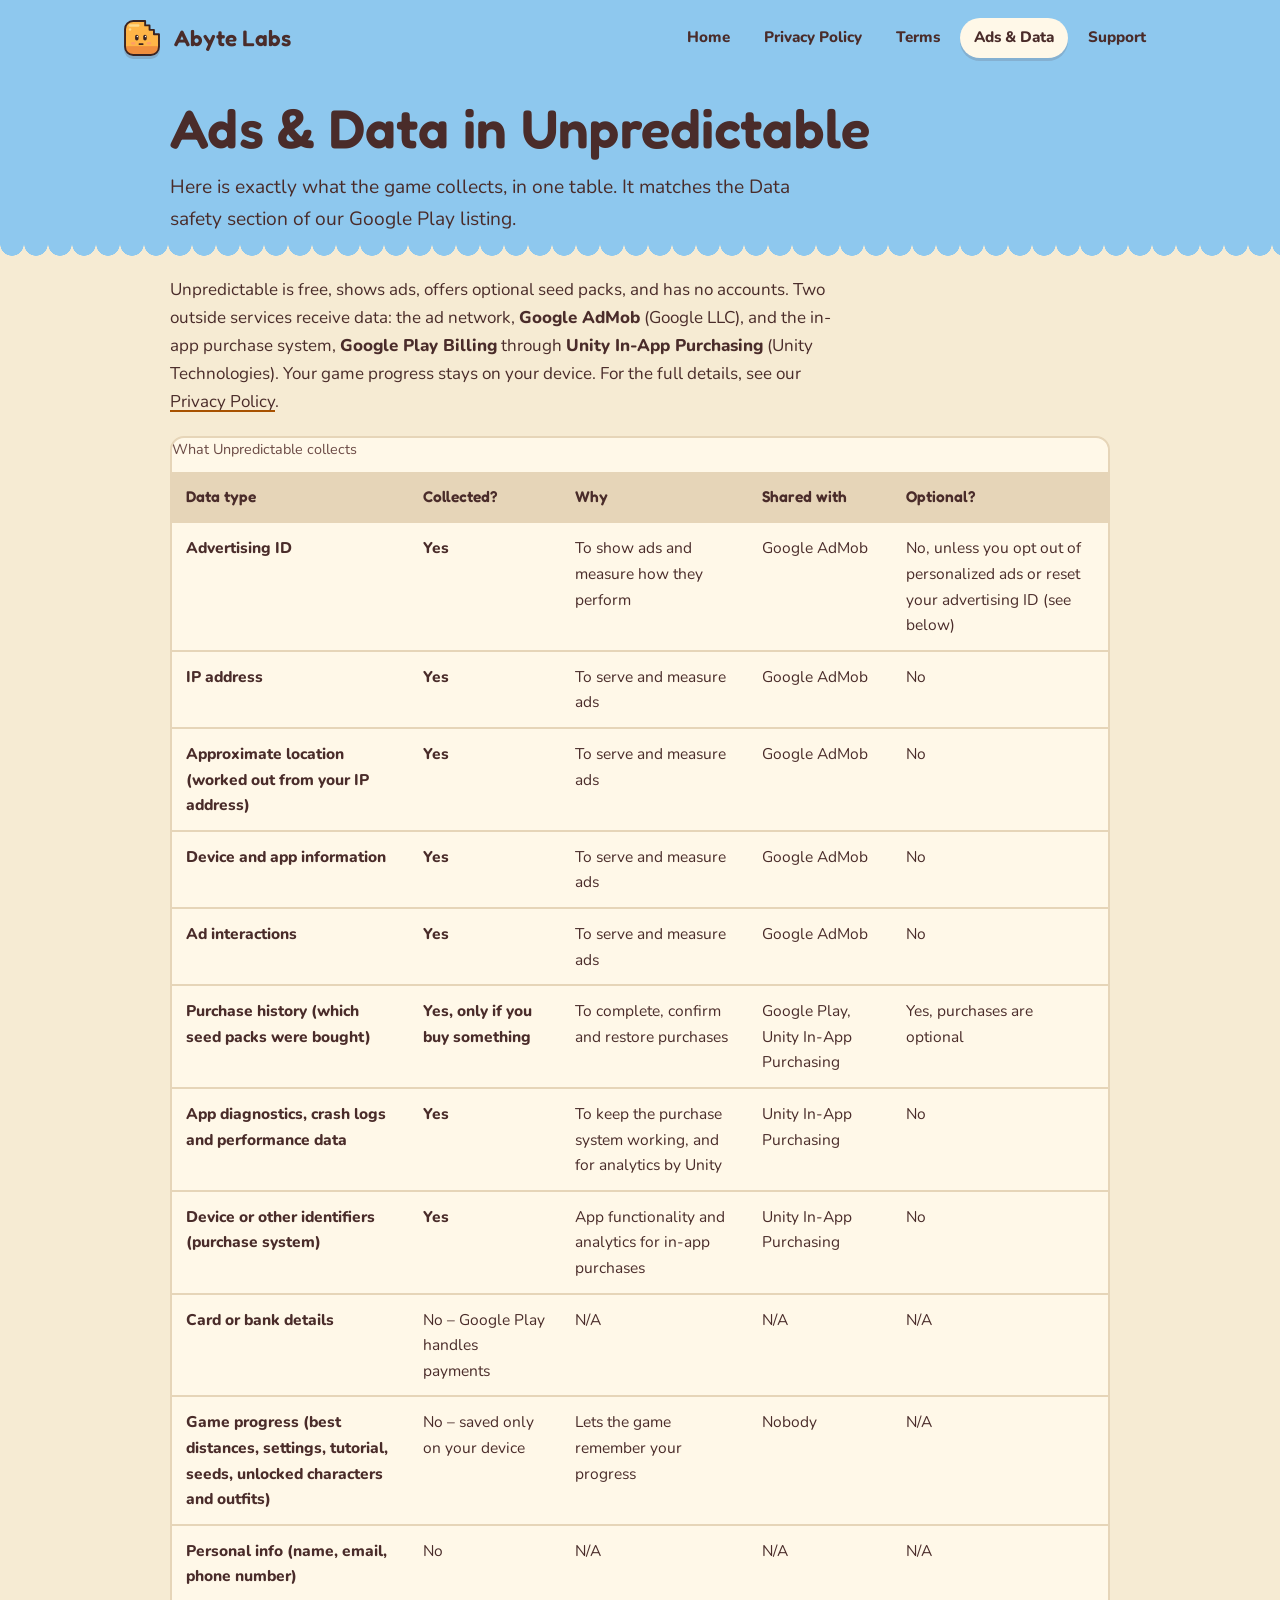
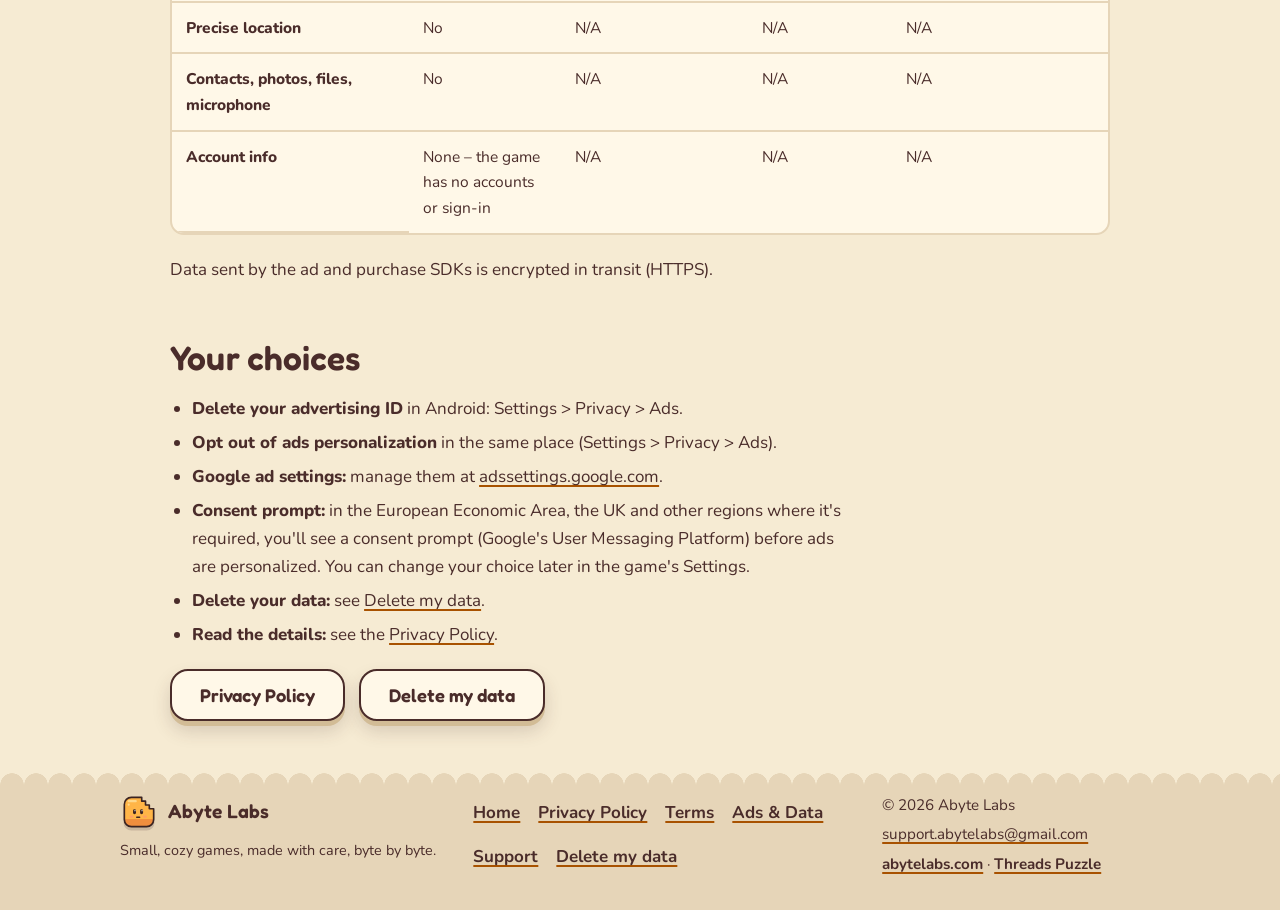
<file: ads-and-data.html>
<!DOCTYPE html>
<html lang="en">
<head>
  <meta charset="utf-8">
  <meta name="viewport" content="width=device-width, initial-scale=1">
  <title>Ads &amp; Data in Unpredictable | Abyte Labs</title>
  <meta name="description" content="A plain table of exactly what data Unpredictable collects, why, who it is shared with, and what you can choose. Matches our Google Play Data safety form.">
  <meta name="robots" content="index, follow, max-image-preview:large, max-snippet:-1, max-video-preview:-1">
  <link rel="canonical" href="https://unpredictable.abytelabs.com/ads-and-data.html">
  <meta name="author" content="Abyte Labs">
  <meta property="og:type" content="website">
  <meta property="og:site_name" content="Unpredictable: Cozy Runner">
  <meta property="og:locale" content="en_US">
  <meta property="og:title" content="Ads &amp; Data in Unpredictable | Abyte Labs">
  <meta property="og:description" content="A plain table of exactly what data Unpredictable collects, why, who it is shared with, and what you can choose. Matches our Google Play Data safety form.">
  <meta property="og:url" content="https://unpredictable.abytelabs.com/ads-and-data.html">
  <meta property="og:image" content="https://unpredictable.abytelabs.com/assets/img/og.png">
  <meta property="og:image:type" content="image/png">
  <meta property="og:image:width" content="1200">
  <meta property="og:image:height" content="630">
  <meta property="og:image:alt" content="Unpredictable: Cozy Runner. Sprig and four friends standing on a sunny desert road, with the line: a one-thumb runner for Android.">
  <meta name="twitter:card" content="summary_large_image">
  <meta name="twitter:title" content="Ads &amp; Data in Unpredictable | Abyte Labs">
  <meta name="twitter:description" content="A plain table of exactly what data Unpredictable collects, why, who it is shared with, and what you can choose. Matches our Google Play Data safety form.">
  <meta name="twitter:image" content="https://unpredictable.abytelabs.com/assets/img/og.png">
  <meta name="twitter:image:alt" content="Unpredictable: Cozy Runner. Sprig and four friends standing on a sunny desert road, with the line: a one-thumb runner for Android.">
  <script type="application/ld+json">{"@context": "https://schema.org", "@graph": [{"@type": "WebPage", "@id": "https://unpredictable.abytelabs.com/ads-and-data.html", "url": "https://unpredictable.abytelabs.com/ads-and-data.html", "name": "Ads & Data", "inLanguage": "en", "dateModified": "2026-11-07", "isPartOf": {"@type": "WebSite", "@id": "https://unpredictable.abytelabs.com/#site", "url": "https://unpredictable.abytelabs.com/", "name": "Unpredictable"}, "about": {"@id": "https://unpredictable.abytelabs.com/#game"}, "publisher": {"@type": "Organization", "@id": "https://abytelabs.com/#org", "name": "Abyte Labs", "url": "https://abytelabs.com/", "logo": "https://abytelabs.com/icon-512.png"}}, {"@type": "BreadcrumbList", "itemListElement": [{"@type": "ListItem", "position": 1, "name": "Unpredictable", "item": "https://unpredictable.abytelabs.com/"}, {"@type": "ListItem", "position": 2, "name": "Ads & Data", "item": "https://unpredictable.abytelabs.com/ads-and-data.html"}]}]}</script>
  <meta name="theme-color" content="#8EC8EE">
  <link rel="icon" href="favicon.ico" sizes="32x32">
  <link rel="icon" href="favicon-32.png" type="image/png" sizes="32x32">
  <link rel="apple-touch-icon" href="apple-touch-icon.png">
  <link rel="manifest" href="site.webmanifest">
  <link rel="preload" href="assets/fonts/fredoka-latin-600-normal.woff2" as="font" type="font/woff2" crossorigin>
  <link rel="preload" href="assets/fonts/nunito-latin-400-normal.woff2" as="font" type="font/woff2" crossorigin>
  <link rel="stylesheet" href="assets/style.css?v=20261107-2">
</head>
<body>
  <a class="skip-link" href="#main">Skip to main content</a>

  <header class="site-header">
    <div class="container">
      <a class="brand" href="index.html" aria-label="Abyte Labs home">
        <svg class="logo-mark" viewBox="-10 -10 140 140" aria-hidden="true" focusable="false" overflow="visible"><defs><clipPath id="bmU1"><path d="M32 6H70V20H84V34H98V48H114V88A26 26 0 0 1 88 114H32A26 26 0 0 1 6 88V32A26 26 0 0 1 32 6Z"/></clipPath></defs><path d="M32 6H70V20H84V34H98V48H114V88A26 26 0 0 1 88 114H32A26 26 0 0 1 6 88V32A26 26 0 0 1 32 6Z" fill="#FFB547"/><g clip-path="url(#bmU1)"><rect x="-10" y="86" width="140" height="44" fill="#F08E3E"/></g><rect x="18" y="16" width="34" height="8" rx="4" fill="#FFD98C"/><rect x="18" y="29" width="8" height="8" rx="4" fill="#FFD98C"/><path d="M32 6H70V20H84V34H98V48H114V88A26 26 0 0 1 88 114H32A26 26 0 0 1 6 88V32A26 26 0 0 1 32 6Z" fill="none" stroke="#3A2321" stroke-width="6" stroke-linejoin="round"/><g class="ab-blush"><ellipse cx="32" cy="77" rx="7.5" ry="4.5" fill="#FF8A80" opacity=".55"/><ellipse cx="82" cy="77" rx="7.5" ry="4.5" fill="#FF8A80" opacity=".55"/></g><g class="ab-eyes"><rect x="38" y="50" width="11" height="18" rx="5.5" fill="#3A2321"/><rect x="64" y="50" width="11" height="18" rx="5.5" fill="#3A2321"/><circle cx="45.2" cy="55" r="2.3" fill="#FFF8EE"/><circle cx="71.2" cy="55" r="2.3" fill="#FFF8EE"/></g><rect class="ab-mouth" x="49" y="77" width="16" height="5" rx="2.5" fill="#3A2321"/></svg>
        <span>Abyte Labs</span>
      </a>
      <nav class="site-nav" aria-label="Main">
        <ul>
          <li><a href="index.html">Home</a></li>
          <li><a href="privacy.html">Privacy Policy</a></li>
          <li><a href="terms.html">Terms</a></li>
          <li><a href="ads-and-data.html" aria-current="page">Ads &amp; Data</a></li>
          <li><a href="support.html">Support</a></li>
        </ul>
      </nav>
    </div>
  </header>

  <main id="main">
    <section class="page-title">
      <div class="container container-wide">
        <h1>Ads &amp; Data in Unpredictable</h1>
        <p class="lead" style="max-width:56ch">Here is exactly what the game collects, in one table. It matches the Data safety section of our Google Play listing.</p>
      </div>
    </section>
    <div class="scallop-down" aria-hidden="true"></div>

    <div class="section" style="padding-top:8px">
      <div class="container container-wide">
        <p style="max-width:68ch">Unpredictable is free, shows ads, offers optional seed packs, and has no accounts. Two outside services receive data: the ad network, <strong>Google AdMob</strong> (Google LLC), and the in-app purchase system, <strong>Google Play Billing</strong> through <strong>Unity In-App Purchasing</strong> (Unity Technologies). Your game progress stays on your device. For the full details, see our <a href="privacy.html">Privacy Policy</a>.</p>

        <div class="table-wrap stack-table">
          <table class="data-table">
            <caption class="muted small" style="text-align:left;padding:0 0 10px;caption-side:top">What Unpredictable collects</caption>
            <thead>
              <tr><th scope="col">Data type</th><th scope="col">Collected?</th><th scope="col">Why</th><th scope="col">Shared with</th><th scope="col">Optional?</th></tr>
            </thead>
            <tbody>
            <tr>
              <th scope="row">Advertising ID</th>
              <td data-label="Collected?" class="yes">Yes</td>
              <td data-label="Why">To show ads and measure how they perform</td>
              <td data-label="Shared with">Google AdMob</td>
              <td data-label="Optional?">No, unless you opt out of personalized ads or reset your advertising ID (see below)</td>
            </tr>
            <tr>
              <th scope="row">IP address</th>
              <td data-label="Collected?" class="yes">Yes</td>
              <td data-label="Why">To serve and measure ads</td>
              <td data-label="Shared with">Google AdMob</td>
              <td data-label="Optional?">No</td>
            </tr>
            <tr>
              <th scope="row">Approximate location (worked out from your IP address)</th>
              <td data-label="Collected?" class="yes">Yes</td>
              <td data-label="Why">To serve and measure ads</td>
              <td data-label="Shared with">Google AdMob</td>
              <td data-label="Optional?">No</td>
            </tr>
            <tr>
              <th scope="row">Device and app information</th>
              <td data-label="Collected?" class="yes">Yes</td>
              <td data-label="Why">To serve and measure ads</td>
              <td data-label="Shared with">Google AdMob</td>
              <td data-label="Optional?">No</td>
            </tr>
            <tr>
              <th scope="row">Ad interactions</th>
              <td data-label="Collected?" class="yes">Yes</td>
              <td data-label="Why">To serve and measure ads</td>
              <td data-label="Shared with">Google AdMob</td>
              <td data-label="Optional?">No</td>
            </tr>
            <tr>
              <th scope="row">Purchase history (which seed packs were bought)</th>
              <td data-label="Collected?" class="yes">Yes, only if you buy something</td>
              <td data-label="Why">To complete, confirm and restore purchases</td>
              <td data-label="Shared with">Google Play, Unity In-App Purchasing</td>
              <td data-label="Optional?">Yes, purchases are optional</td>
            </tr>
            <tr>
              <th scope="row">App diagnostics, crash logs and performance data</th>
              <td data-label="Collected?" class="yes">Yes</td>
              <td data-label="Why">To keep the purchase system working, and for analytics by Unity</td>
              <td data-label="Shared with">Unity In-App Purchasing</td>
              <td data-label="Optional?">No</td>
            </tr>
            <tr>
              <th scope="row">Device or other identifiers (purchase system)</th>
              <td data-label="Collected?" class="yes">Yes</td>
              <td data-label="Why">App functionality and analytics for in-app purchases</td>
              <td data-label="Shared with">Unity In-App Purchasing</td>
              <td data-label="Optional?">No</td>
            </tr>
            <tr>
              <th scope="row">Card or bank details</th>
              <td data-label="Collected?">No – Google Play handles payments</td>
              <td data-label="Why">N/A</td>
              <td data-label="Shared with">N/A</td>
              <td data-label="Optional?">N/A</td>
            </tr>
            <tr>
              <th scope="row">Game progress (best distances, settings, tutorial, seeds, unlocked characters and outfits)</th>
              <td data-label="Collected?">No – saved only on your device</td>
              <td data-label="Why">Lets the game remember your progress</td>
              <td data-label="Shared with">Nobody</td>
              <td data-label="Optional?">N/A</td>
            </tr>
            <tr>
              <th scope="row">Personal info (name, email, phone number)</th>
              <td data-label="Collected?">No</td>
              <td data-label="Why">N/A</td>
              <td data-label="Shared with">N/A</td>
              <td data-label="Optional?">N/A</td>
            </tr>
            <tr>
              <th scope="row">Precise location</th>
              <td data-label="Collected?">No</td>
              <td data-label="Why">N/A</td>
              <td data-label="Shared with">N/A</td>
              <td data-label="Optional?">N/A</td>
            </tr>
            <tr>
              <th scope="row">Contacts, photos, files, microphone</th>
              <td data-label="Collected?">No</td>
              <td data-label="Why">N/A</td>
              <td data-label="Shared with">N/A</td>
              <td data-label="Optional?">N/A</td>
            </tr>
            <tr>
              <th scope="row">Account info</th>
              <td data-label="Collected?">None – the game has no accounts or sign-in</td>
              <td data-label="Why">N/A</td>
              <td data-label="Shared with">N/A</td>
              <td data-label="Optional?">N/A</td>
            </tr>
            </tbody>
          </table>
        </div>

        <p style="max-width:68ch">Data sent by the ad and purchase SDKs is encrypted in transit (HTTPS).</p>

        <h2 id="choices">Your choices</h2>
        <ul style="max-width:68ch">
          <li><strong>Delete your advertising ID</strong> in Android: Settings &gt; Privacy &gt; Ads.</li>
          <li><strong>Opt out of ads personalization</strong> in the same place (Settings &gt; Privacy &gt; Ads).</li>
          <li><strong>Google ad settings:</strong> manage them at <a href="https://adssettings.google.com">adssettings.google.com</a>.</li>
          <li><strong>Consent prompt:</strong> in the European Economic Area, the UK and other regions where it's required, you'll see a consent prompt (Google's User Messaging Platform) before ads are personalized. You can change your choice later in the game's Settings.</li>
          <li><strong>Delete your data:</strong> see <a href="delete-data.html">Delete my data</a>.</li>
          <li><strong>Read the details:</strong> see the <a href="privacy.html">Privacy Policy</a>.</li>
        </ul>
        <div class="btn-row" style="margin-top:20px">
          <a class="btn btn-secondary" href="privacy.html">Privacy Policy</a>
          <a class="btn btn-secondary" href="delete-data.html">Delete my data</a>
        </div>
      </div>
    </div>
  </main>

  <div class="scallop-up" aria-hidden="true"></div>
  <footer class="site-footer">
    <div class="container">
      <div>
        <div class="footer-brand">
          <svg class="logo-mark" viewBox="-10 -10 140 140" aria-hidden="true" focusable="false" overflow="visible"><defs><clipPath id="bmU2"><path d="M32 6H70V20H84V34H98V48H114V88A26 26 0 0 1 88 114H32A26 26 0 0 1 6 88V32A26 26 0 0 1 32 6Z"/></clipPath></defs><path d="M32 6H70V20H84V34H98V48H114V88A26 26 0 0 1 88 114H32A26 26 0 0 1 6 88V32A26 26 0 0 1 32 6Z" fill="#FFB547"/><g clip-path="url(#bmU2)"><rect x="-10" y="86" width="140" height="44" fill="#F08E3E"/></g><rect x="18" y="16" width="34" height="8" rx="4" fill="#FFD98C"/><rect x="18" y="29" width="8" height="8" rx="4" fill="#FFD98C"/><path d="M32 6H70V20H84V34H98V48H114V88A26 26 0 0 1 88 114H32A26 26 0 0 1 6 88V32A26 26 0 0 1 32 6Z" fill="none" stroke="#3A2321" stroke-width="6" stroke-linejoin="round"/><g class="ab-blush"><ellipse cx="32" cy="77" rx="7.5" ry="4.5" fill="#FF8A80" opacity=".55"/><ellipse cx="82" cy="77" rx="7.5" ry="4.5" fill="#FF8A80" opacity=".55"/></g><g class="ab-eyes"><rect x="38" y="50" width="11" height="18" rx="5.5" fill="#3A2321"/><rect x="64" y="50" width="11" height="18" rx="5.5" fill="#3A2321"/><circle cx="45.2" cy="55" r="2.3" fill="#FFF8EE"/><circle cx="71.2" cy="55" r="2.3" fill="#FFF8EE"/></g><rect class="ab-mouth" x="49" y="77" width="16" height="5" rx="2.5" fill="#3A2321"/></svg>
          <span>Abyte Labs</span>
        </div>
        <p class="small" style="margin-top:.6em">Small, cozy games, made with care, byte by byte.</p>
      </div>
      <nav class="footer-nav" aria-label="Footer">
        <ul>
          <li><a href="index.html">Home</a></li>
          <li><a href="privacy.html">Privacy Policy</a></li>
          <li><a href="terms.html">Terms</a></li>
          <li><a href="ads-and-data.html">Ads &amp; Data</a></li>
          <li><a href="support.html">Support</a></li>
          <li><a href="delete-data.html">Delete my data</a></li>
        </ul>
      </nav>
      <div class="footer-meta">
        <p>© 2026 Abyte Labs</p>
        <p><a href="mailto:support.abytelabs@gmail.com">support.abytelabs@gmail.com</a></p>
        <p class="studio-links"><a href="https://abytelabs.com" target="_blank" rel="noopener">abytelabs.com</a> · <a href="https://threadspuzzle.abytelabs.com" target="_blank" rel="noopener">Threads Puzzle</a></p>
      </div>
    </div>
  </footer>
</body>
</html>
</file>
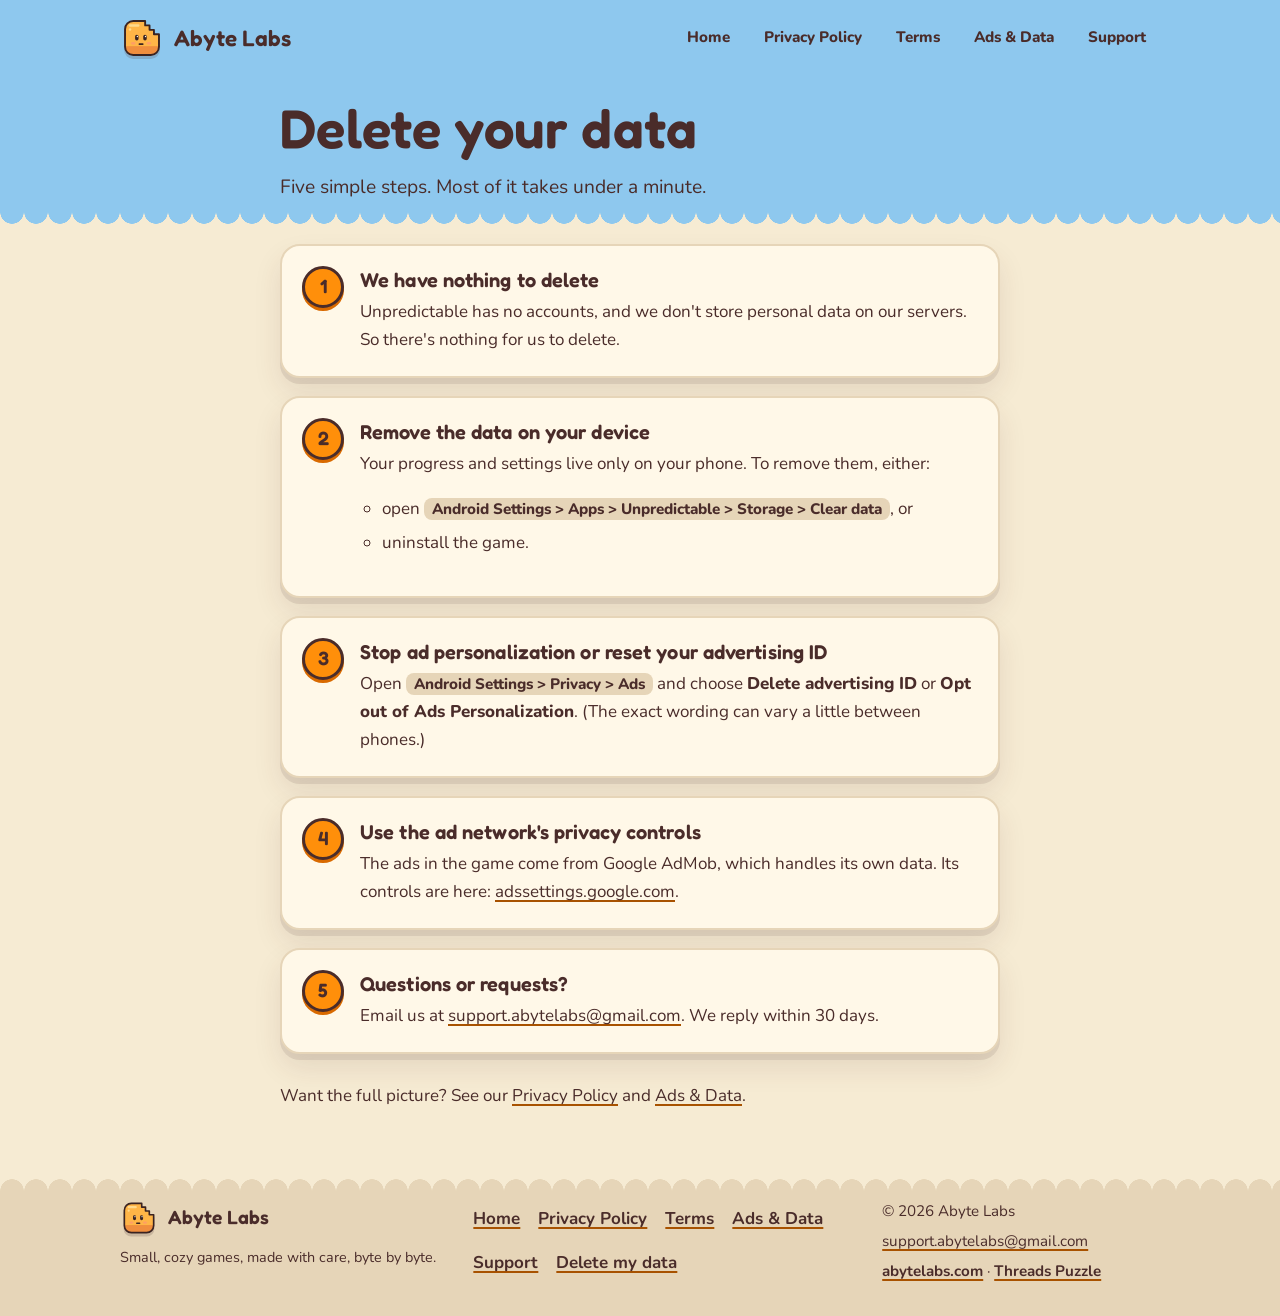
<file: delete-data.html>
<!DOCTYPE html>
<html lang="en">
<head>
  <meta charset="utf-8">
  <meta name="viewport" content="width=device-width, initial-scale=1">
  <title>Delete your data – Unpredictable | Abyte Labs</title>
  <meta name="description" content="How to delete your data from Unpredictable: clear on-device data, reset your advertising ID, and use Google's ad settings.">
  <meta name="robots" content="index, follow, max-image-preview:large, max-snippet:-1, max-video-preview:-1">
  <link rel="canonical" href="https://unpredictable.abytelabs.com/delete-data.html">
  <meta name="author" content="Abyte Labs">
  <meta property="og:type" content="website">
  <meta property="og:site_name" content="Unpredictable: Cozy Runner">
  <meta property="og:locale" content="en_US">
  <meta property="og:title" content="Delete your data – Unpredictable | Abyte Labs">
  <meta property="og:description" content="How to delete your data from Unpredictable: clear on-device data, reset your advertising ID, and use Google&#x27;s ad settings.">
  <meta property="og:url" content="https://unpredictable.abytelabs.com/delete-data.html">
  <meta property="og:image" content="https://unpredictable.abytelabs.com/assets/img/og.png">
  <meta property="og:image:type" content="image/png">
  <meta property="og:image:width" content="1200">
  <meta property="og:image:height" content="630">
  <meta property="og:image:alt" content="Unpredictable: Cozy Runner. Sprig and four friends standing on a sunny desert road, with the line: a one-thumb runner for Android.">
  <meta name="twitter:card" content="summary_large_image">
  <meta name="twitter:title" content="Delete your data – Unpredictable | Abyte Labs">
  <meta name="twitter:description" content="How to delete your data from Unpredictable: clear on-device data, reset your advertising ID, and use Google&#x27;s ad settings.">
  <meta name="twitter:image" content="https://unpredictable.abytelabs.com/assets/img/og.png">
  <meta name="twitter:image:alt" content="Unpredictable: Cozy Runner. Sprig and four friends standing on a sunny desert road, with the line: a one-thumb runner for Android.">
  <script type="application/ld+json">{"@context": "https://schema.org", "@graph": [{"@type": "WebPage", "@id": "https://unpredictable.abytelabs.com/delete-data.html", "url": "https://unpredictable.abytelabs.com/delete-data.html", "name": "Delete your data", "inLanguage": "en", "dateModified": "2026-11-07", "isPartOf": {"@type": "WebSite", "@id": "https://unpredictable.abytelabs.com/#site", "url": "https://unpredictable.abytelabs.com/", "name": "Unpredictable"}, "about": {"@id": "https://unpredictable.abytelabs.com/#game"}, "publisher": {"@type": "Organization", "@id": "https://abytelabs.com/#org", "name": "Abyte Labs", "url": "https://abytelabs.com/", "logo": "https://abytelabs.com/icon-512.png"}}, {"@type": "BreadcrumbList", "itemListElement": [{"@type": "ListItem", "position": 1, "name": "Unpredictable", "item": "https://unpredictable.abytelabs.com/"}, {"@type": "ListItem", "position": 2, "name": "Delete your data", "item": "https://unpredictable.abytelabs.com/delete-data.html"}]}]}</script>
  <meta name="theme-color" content="#8EC8EE">
  <link rel="icon" href="favicon.ico" sizes="32x32">
  <link rel="icon" href="favicon-32.png" type="image/png" sizes="32x32">
  <link rel="apple-touch-icon" href="apple-touch-icon.png">
  <link rel="manifest" href="site.webmanifest">
  <link rel="preload" href="assets/fonts/fredoka-latin-600-normal.woff2" as="font" type="font/woff2" crossorigin>
  <link rel="preload" href="assets/fonts/nunito-latin-400-normal.woff2" as="font" type="font/woff2" crossorigin>
  <link rel="stylesheet" href="assets/style.css?v=20261107-2">
</head>
<body>
  <a class="skip-link" href="#main">Skip to main content</a>

  <header class="site-header">
    <div class="container">
      <a class="brand" href="index.html" aria-label="Abyte Labs home">
        <svg class="logo-mark" viewBox="-10 -10 140 140" aria-hidden="true" focusable="false" overflow="visible"><defs><clipPath id="bmU1"><path d="M32 6H70V20H84V34H98V48H114V88A26 26 0 0 1 88 114H32A26 26 0 0 1 6 88V32A26 26 0 0 1 32 6Z"/></clipPath></defs><path d="M32 6H70V20H84V34H98V48H114V88A26 26 0 0 1 88 114H32A26 26 0 0 1 6 88V32A26 26 0 0 1 32 6Z" fill="#FFB547"/><g clip-path="url(#bmU1)"><rect x="-10" y="86" width="140" height="44" fill="#F08E3E"/></g><rect x="18" y="16" width="34" height="8" rx="4" fill="#FFD98C"/><rect x="18" y="29" width="8" height="8" rx="4" fill="#FFD98C"/><path d="M32 6H70V20H84V34H98V48H114V88A26 26 0 0 1 88 114H32A26 26 0 0 1 6 88V32A26 26 0 0 1 32 6Z" fill="none" stroke="#3A2321" stroke-width="6" stroke-linejoin="round"/><g class="ab-blush"><ellipse cx="32" cy="77" rx="7.5" ry="4.5" fill="#FF8A80" opacity=".55"/><ellipse cx="82" cy="77" rx="7.5" ry="4.5" fill="#FF8A80" opacity=".55"/></g><g class="ab-eyes"><rect x="38" y="50" width="11" height="18" rx="5.5" fill="#3A2321"/><rect x="64" y="50" width="11" height="18" rx="5.5" fill="#3A2321"/><circle cx="45.2" cy="55" r="2.3" fill="#FFF8EE"/><circle cx="71.2" cy="55" r="2.3" fill="#FFF8EE"/></g><rect class="ab-mouth" x="49" y="77" width="16" height="5" rx="2.5" fill="#3A2321"/></svg>
        <span>Abyte Labs</span>
      </a>
      <nav class="site-nav" aria-label="Main">
        <ul>
          <li><a href="index.html">Home</a></li>
          <li><a href="privacy.html">Privacy Policy</a></li>
          <li><a href="terms.html">Terms</a></li>
          <li><a href="ads-and-data.html">Ads &amp; Data</a></li>
          <li><a href="support.html">Support</a></li>
        </ul>
      </nav>
    </div>
  </header>

  <main id="main">
    <section class="page-title">
      <div class="container container-narrow">
        <h1>Delete your data</h1>
        <p class="lead" style="max-width:50ch">Five simple steps. Most of it takes under a minute.</p>
      </div>
    </section>
    <div class="scallop-down" aria-hidden="true"></div>

    <div class="section" style="padding-top:8px">
      <div class="container container-narrow">
        <ol class="step-list">
          <li class="card"><h2>We have nothing to delete</h2><p>Unpredictable has no accounts, and we don't store personal data on our servers. So there's nothing for us to delete.</p></li>
          <li class="card"><h2>Remove the data on your device</h2><p>Your progress and settings live only on your phone. To remove them, either:</p><ul><li>open <span class="path">Android Settings &gt; Apps &gt; Unpredictable &gt; Storage &gt; Clear data</span>, or</li><li>uninstall the game.</li></ul></li>
          <li class="card"><h2>Stop ad personalization or reset your advertising ID</h2><p>Open <span class="path">Android Settings &gt; Privacy &gt; Ads</span> and choose <strong>Delete advertising ID</strong> or <strong>Opt out of Ads Personalization</strong>. (The exact wording can vary a little between phones.)</p></li>
          <li class="card"><h2>Use the ad network's privacy controls</h2><p>The ads in the game come from Google AdMob, which handles its own data. Its controls are here: <a href="https://adssettings.google.com">adssettings.google.com</a>.</p></li>
          <li class="card"><h2>Questions or requests?</h2><p>Email us at <a href="mailto:support.abytelabs@gmail.com">support.abytelabs@gmail.com</a>. We reply within 30 days.</p></li>
        </ol>
        <p style="margin-top:28px">Want the full picture? See our <a href="privacy.html">Privacy Policy</a> and <a href="ads-and-data.html">Ads &amp; Data</a>.</p>
      </div>
    </div>
  </main>

  <div class="scallop-up" aria-hidden="true"></div>
  <footer class="site-footer">
    <div class="container">
      <div>
        <div class="footer-brand">
          <svg class="logo-mark" viewBox="-10 -10 140 140" aria-hidden="true" focusable="false" overflow="visible"><defs><clipPath id="bmU2"><path d="M32 6H70V20H84V34H98V48H114V88A26 26 0 0 1 88 114H32A26 26 0 0 1 6 88V32A26 26 0 0 1 32 6Z"/></clipPath></defs><path d="M32 6H70V20H84V34H98V48H114V88A26 26 0 0 1 88 114H32A26 26 0 0 1 6 88V32A26 26 0 0 1 32 6Z" fill="#FFB547"/><g clip-path="url(#bmU2)"><rect x="-10" y="86" width="140" height="44" fill="#F08E3E"/></g><rect x="18" y="16" width="34" height="8" rx="4" fill="#FFD98C"/><rect x="18" y="29" width="8" height="8" rx="4" fill="#FFD98C"/><path d="M32 6H70V20H84V34H98V48H114V88A26 26 0 0 1 88 114H32A26 26 0 0 1 6 88V32A26 26 0 0 1 32 6Z" fill="none" stroke="#3A2321" stroke-width="6" stroke-linejoin="round"/><g class="ab-blush"><ellipse cx="32" cy="77" rx="7.5" ry="4.5" fill="#FF8A80" opacity=".55"/><ellipse cx="82" cy="77" rx="7.5" ry="4.5" fill="#FF8A80" opacity=".55"/></g><g class="ab-eyes"><rect x="38" y="50" width="11" height="18" rx="5.5" fill="#3A2321"/><rect x="64" y="50" width="11" height="18" rx="5.5" fill="#3A2321"/><circle cx="45.2" cy="55" r="2.3" fill="#FFF8EE"/><circle cx="71.2" cy="55" r="2.3" fill="#FFF8EE"/></g><rect class="ab-mouth" x="49" y="77" width="16" height="5" rx="2.5" fill="#3A2321"/></svg>
          <span>Abyte Labs</span>
        </div>
        <p class="small" style="margin-top:.6em">Small, cozy games, made with care, byte by byte.</p>
      </div>
      <nav class="footer-nav" aria-label="Footer">
        <ul>
          <li><a href="index.html">Home</a></li>
          <li><a href="privacy.html">Privacy Policy</a></li>
          <li><a href="terms.html">Terms</a></li>
          <li><a href="ads-and-data.html">Ads &amp; Data</a></li>
          <li><a href="support.html">Support</a></li>
          <li><a href="delete-data.html">Delete my data</a></li>
        </ul>
      </nav>
      <div class="footer-meta">
        <p>© 2026 Abyte Labs</p>
        <p><a href="mailto:support.abytelabs@gmail.com">support.abytelabs@gmail.com</a></p>
        <p class="studio-links"><a href="https://abytelabs.com" target="_blank" rel="noopener">abytelabs.com</a> · <a href="https://threadspuzzle.abytelabs.com" target="_blank" rel="noopener">Threads Puzzle</a></p>
      </div>
    </div>
  </footer>
</body>
</html>
</file>
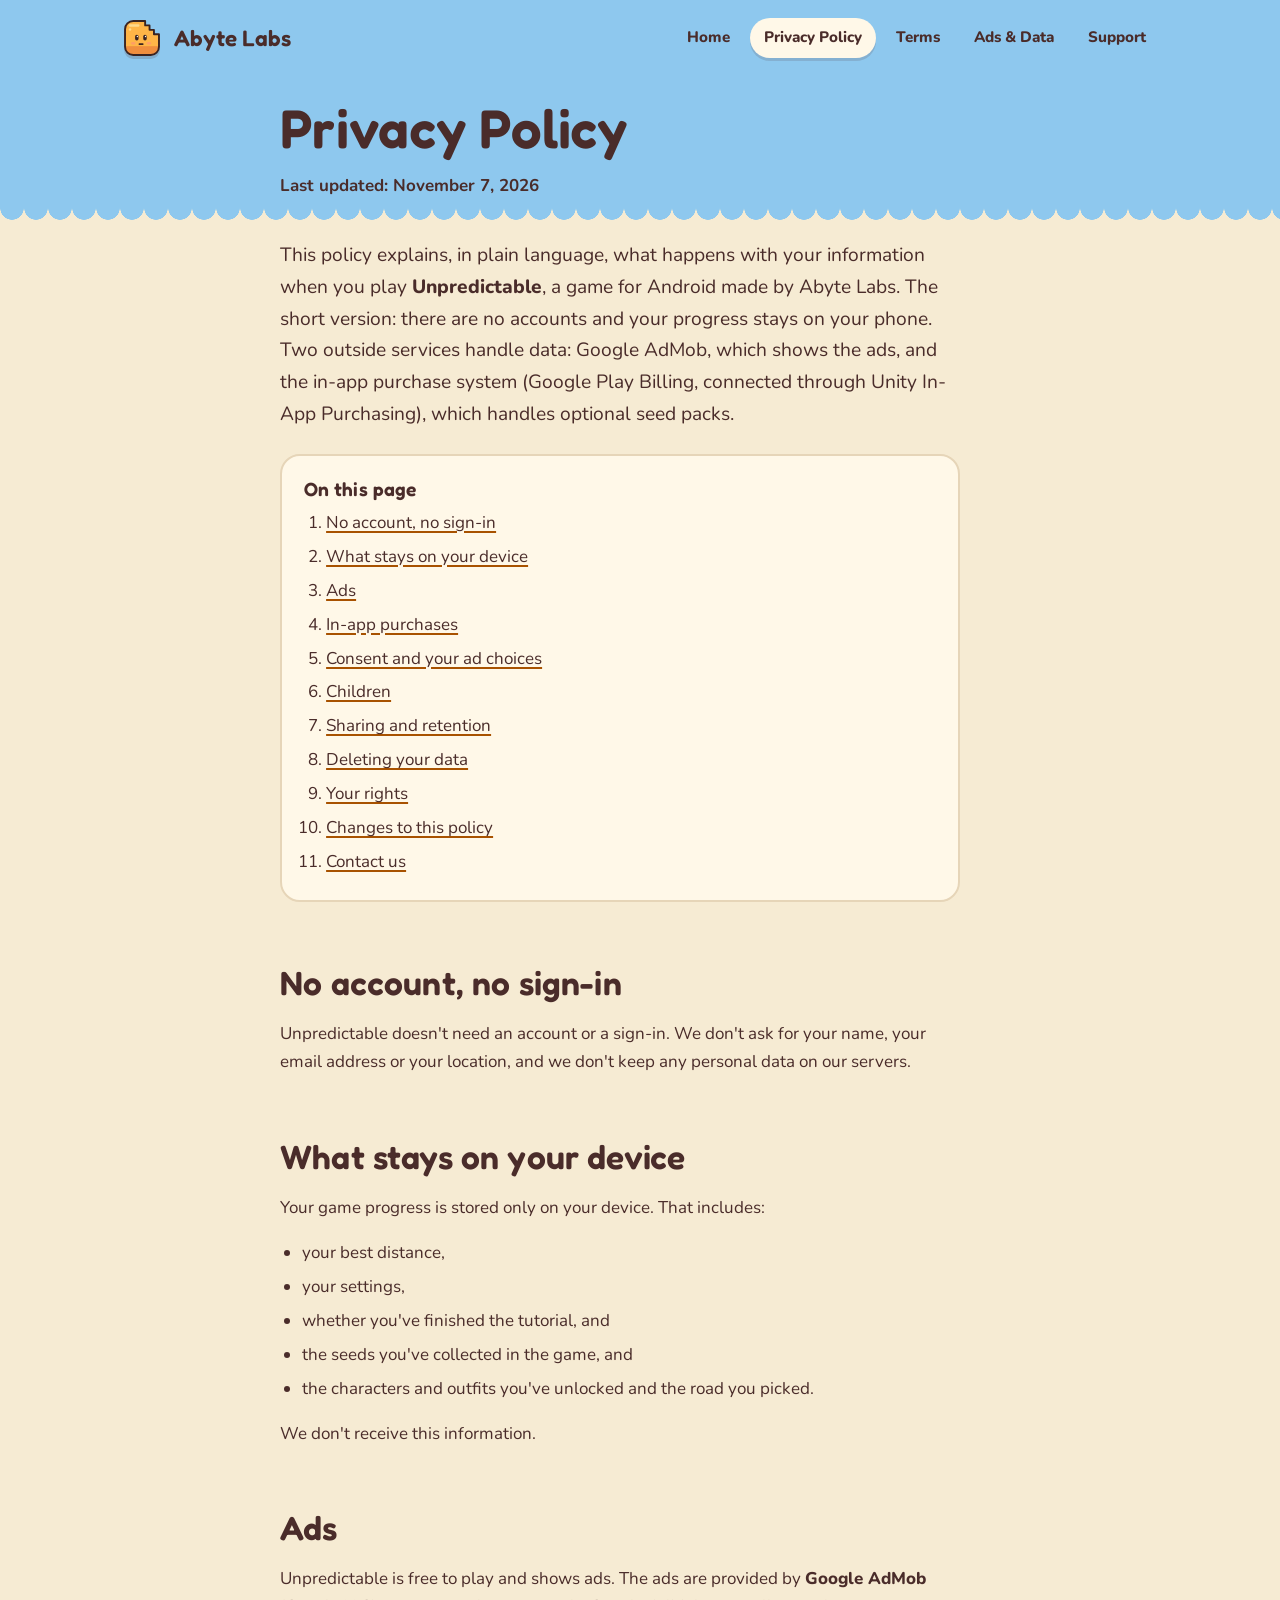
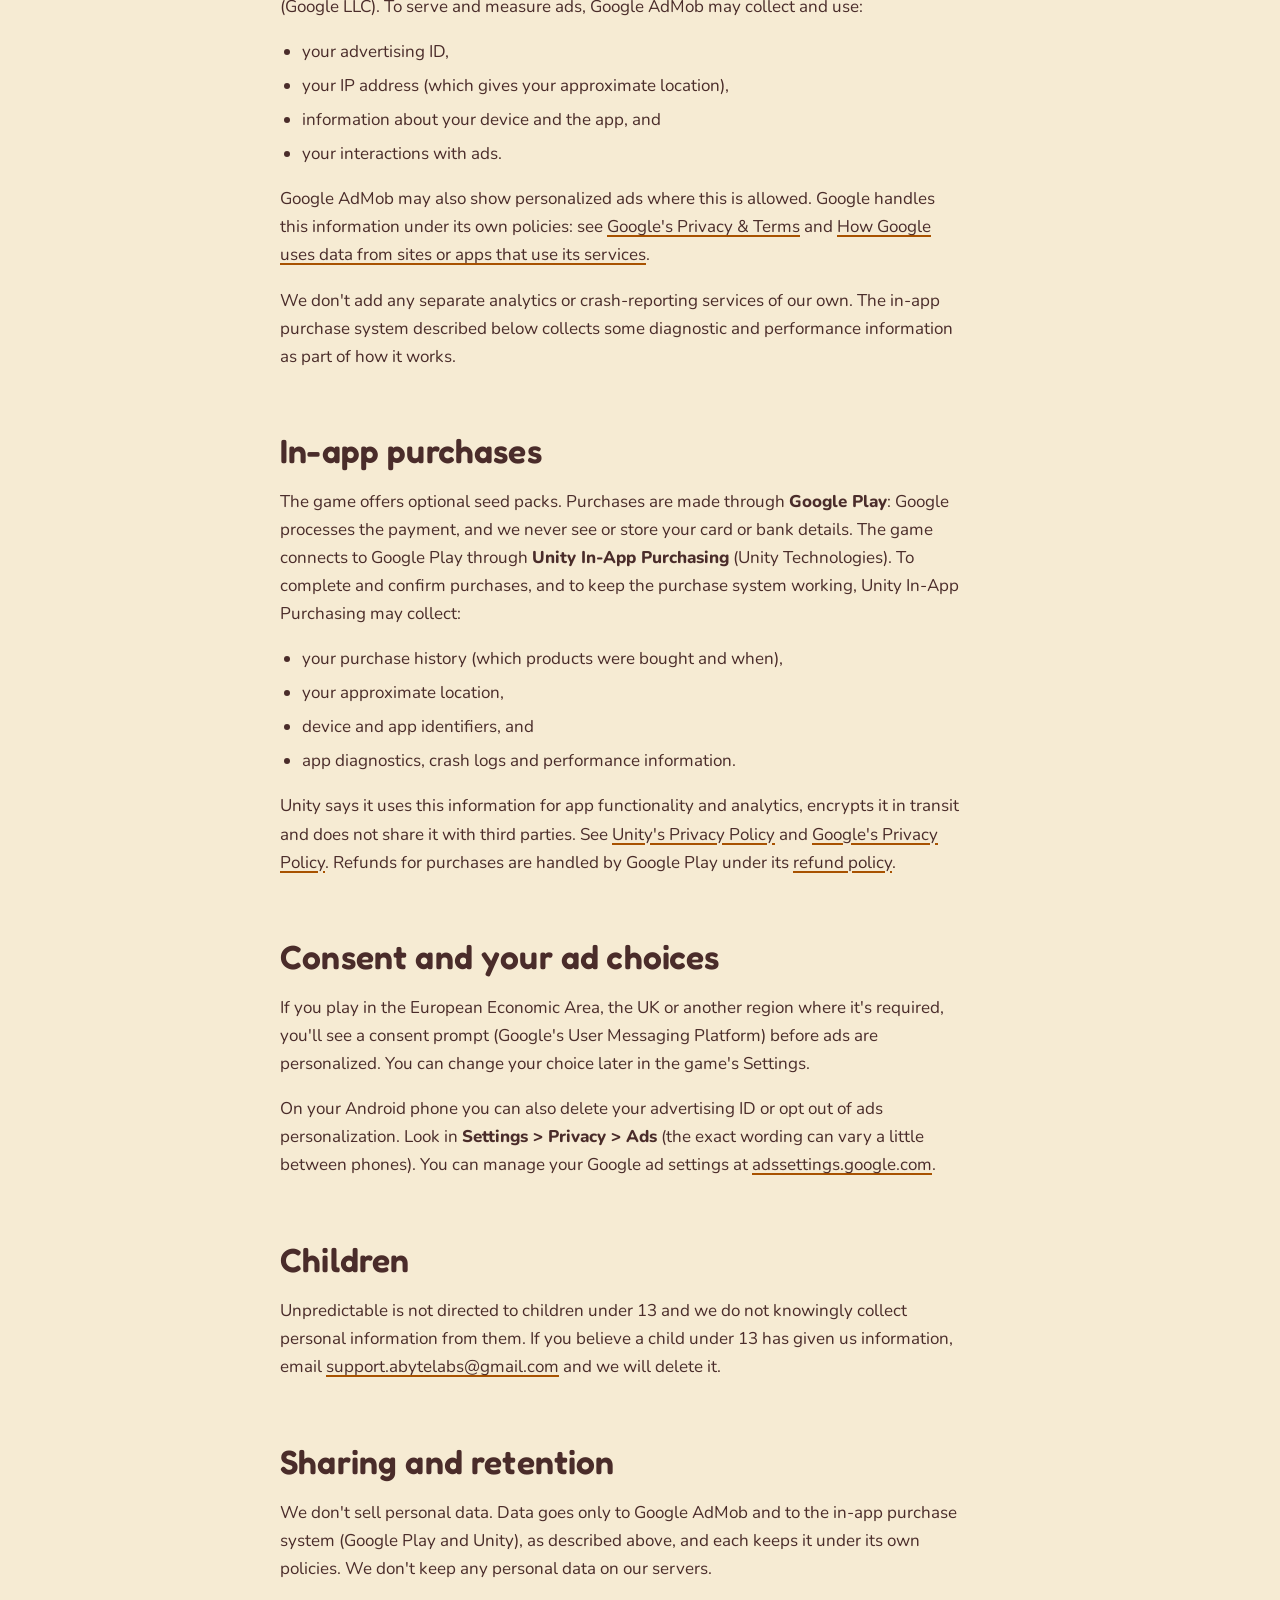
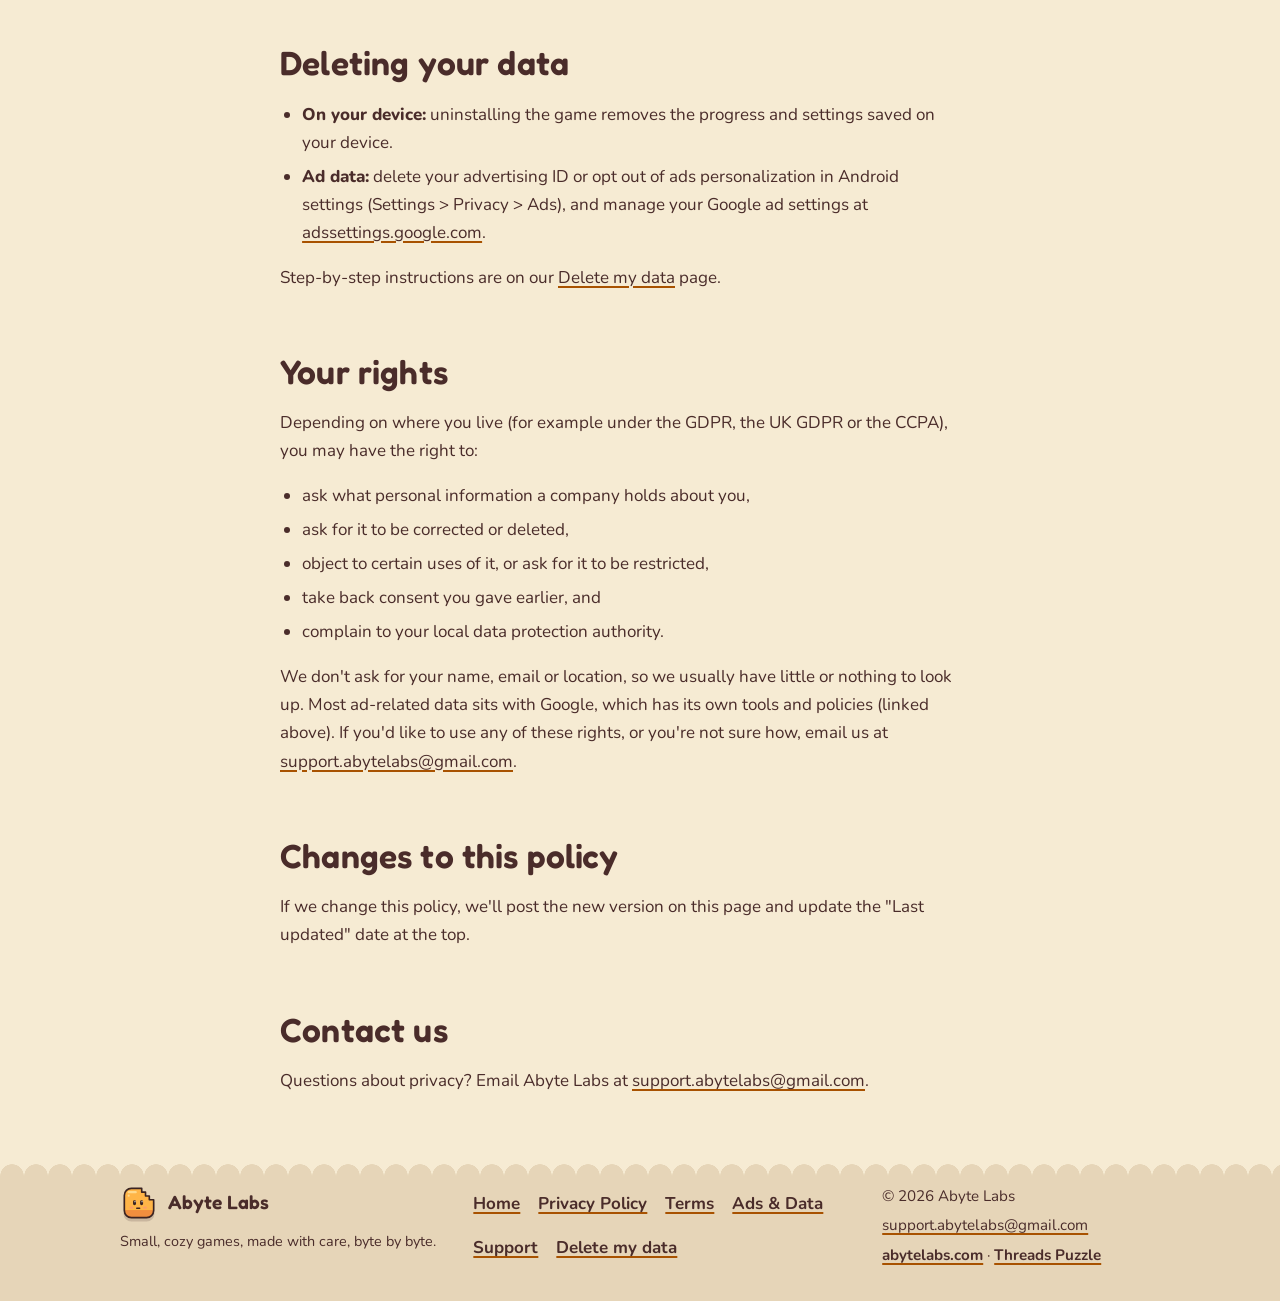
<file: privacy.html>
<!DOCTYPE html>
<html lang="en">
<head>
  <meta charset="utf-8">
  <meta name="viewport" content="width=device-width, initial-scale=1">
  <title>Privacy Policy – Unpredictable | Abyte Labs</title>
  <meta name="description" content="Plain-language privacy policy for Unpredictable, the Android game by Abyte Labs: what stays on your device, how ads work, and how to contact us.">
  <meta name="robots" content="index, follow, max-image-preview:large, max-snippet:-1, max-video-preview:-1">
  <link rel="canonical" href="https://unpredictable.abytelabs.com/privacy.html">
  <meta name="author" content="Abyte Labs">
  <meta property="og:type" content="website">
  <meta property="og:site_name" content="Unpredictable: Cozy Runner">
  <meta property="og:locale" content="en_US">
  <meta property="og:title" content="Privacy Policy – Unpredictable | Abyte Labs">
  <meta property="og:description" content="Plain-language privacy policy for Unpredictable, the Android game by Abyte Labs: what stays on your device, how ads work, and how to contact us.">
  <meta property="og:url" content="https://unpredictable.abytelabs.com/privacy.html">
  <meta property="og:image" content="https://unpredictable.abytelabs.com/assets/img/og.png">
  <meta property="og:image:type" content="image/png">
  <meta property="og:image:width" content="1200">
  <meta property="og:image:height" content="630">
  <meta property="og:image:alt" content="Unpredictable: Cozy Runner. Sprig and four friends standing on a sunny desert road, with the line: a one-thumb runner for Android.">
  <meta name="twitter:card" content="summary_large_image">
  <meta name="twitter:title" content="Privacy Policy – Unpredictable | Abyte Labs">
  <meta name="twitter:description" content="Plain-language privacy policy for Unpredictable, the Android game by Abyte Labs: what stays on your device, how ads work, and how to contact us.">
  <meta name="twitter:image" content="https://unpredictable.abytelabs.com/assets/img/og.png">
  <meta name="twitter:image:alt" content="Unpredictable: Cozy Runner. Sprig and four friends standing on a sunny desert road, with the line: a one-thumb runner for Android.">
  <script type="application/ld+json">{"@context": "https://schema.org", "@graph": [{"@type": "WebPage", "@id": "https://unpredictable.abytelabs.com/privacy.html", "url": "https://unpredictable.abytelabs.com/privacy.html", "name": "Privacy Policy", "inLanguage": "en", "dateModified": "2026-11-07", "isPartOf": {"@type": "WebSite", "@id": "https://unpredictable.abytelabs.com/#site", "url": "https://unpredictable.abytelabs.com/", "name": "Unpredictable"}, "about": {"@id": "https://unpredictable.abytelabs.com/#game"}, "publisher": {"@type": "Organization", "@id": "https://abytelabs.com/#org", "name": "Abyte Labs", "url": "https://abytelabs.com/", "logo": "https://abytelabs.com/icon-512.png"}}, {"@type": "BreadcrumbList", "itemListElement": [{"@type": "ListItem", "position": 1, "name": "Unpredictable", "item": "https://unpredictable.abytelabs.com/"}, {"@type": "ListItem", "position": 2, "name": "Privacy Policy", "item": "https://unpredictable.abytelabs.com/privacy.html"}]}]}</script>
  <meta name="theme-color" content="#8EC8EE">
  <link rel="icon" href="favicon.ico" sizes="32x32">
  <link rel="icon" href="favicon-32.png" type="image/png" sizes="32x32">
  <link rel="apple-touch-icon" href="apple-touch-icon.png">
  <link rel="manifest" href="site.webmanifest">
  <link rel="preload" href="assets/fonts/fredoka-latin-600-normal.woff2" as="font" type="font/woff2" crossorigin>
  <link rel="preload" href="assets/fonts/nunito-latin-400-normal.woff2" as="font" type="font/woff2" crossorigin>
  <link rel="stylesheet" href="assets/style.css?v=20261107-2">
</head>
<body>
  <a class="skip-link" href="#main">Skip to main content</a>

  <header class="site-header">
    <div class="container">
      <a class="brand" href="index.html" aria-label="Abyte Labs home">
        <svg class="logo-mark" viewBox="-10 -10 140 140" aria-hidden="true" focusable="false" overflow="visible"><defs><clipPath id="bmU1"><path d="M32 6H70V20H84V34H98V48H114V88A26 26 0 0 1 88 114H32A26 26 0 0 1 6 88V32A26 26 0 0 1 32 6Z"/></clipPath></defs><path d="M32 6H70V20H84V34H98V48H114V88A26 26 0 0 1 88 114H32A26 26 0 0 1 6 88V32A26 26 0 0 1 32 6Z" fill="#FFB547"/><g clip-path="url(#bmU1)"><rect x="-10" y="86" width="140" height="44" fill="#F08E3E"/></g><rect x="18" y="16" width="34" height="8" rx="4" fill="#FFD98C"/><rect x="18" y="29" width="8" height="8" rx="4" fill="#FFD98C"/><path d="M32 6H70V20H84V34H98V48H114V88A26 26 0 0 1 88 114H32A26 26 0 0 1 6 88V32A26 26 0 0 1 32 6Z" fill="none" stroke="#3A2321" stroke-width="6" stroke-linejoin="round"/><g class="ab-blush"><ellipse cx="32" cy="77" rx="7.5" ry="4.5" fill="#FF8A80" opacity=".55"/><ellipse cx="82" cy="77" rx="7.5" ry="4.5" fill="#FF8A80" opacity=".55"/></g><g class="ab-eyes"><rect x="38" y="50" width="11" height="18" rx="5.5" fill="#3A2321"/><rect x="64" y="50" width="11" height="18" rx="5.5" fill="#3A2321"/><circle cx="45.2" cy="55" r="2.3" fill="#FFF8EE"/><circle cx="71.2" cy="55" r="2.3" fill="#FFF8EE"/></g><rect class="ab-mouth" x="49" y="77" width="16" height="5" rx="2.5" fill="#3A2321"/></svg>
        <span>Abyte Labs</span>
      </a>
      <nav class="site-nav" aria-label="Main">
        <ul>
          <li><a href="index.html">Home</a></li>
          <li><a href="privacy.html" aria-current="page">Privacy Policy</a></li>
          <li><a href="terms.html">Terms</a></li>
          <li><a href="ads-and-data.html">Ads &amp; Data</a></li>
          <li><a href="support.html">Support</a></li>
        </ul>
      </nav>
    </div>
  </header>

  <main id="main">
    <section class="page-title">
      <div class="container container-narrow">
        <h1>Privacy Policy</h1>
        <p class="updated">Last updated: November 7, 2026</p>
      </div>
    </section>
    <div class="scallop-down" aria-hidden="true"></div>

    <article class="section" style="padding-top:8px">
      <div class="container container-narrow">
        <div class="prose">
          <p class="lead" style="max-width:none">This policy explains, in plain language, what happens with your information when you play <strong>Unpredictable</strong>, a game for Android made by Abyte Labs. The short version: there are no accounts and your progress stays on your phone. Two outside services handle data: Google AdMob, which shows the ads, and the in-app purchase system (Google Play Billing, connected through Unity In-App Purchasing), which handles optional seed packs.</p>

          <nav class="toc" aria-labelledby="toc-title">
            <h2 id="toc-title" style="margin:0 0 .4em;font-size:1.2rem">On this page</h2>
            <ol>
              <li><a href="#no-account">No account, no sign-in</a></li>
              <li><a href="#on-device">What stays on your device</a></li>
              <li><a href="#ads">Ads</a></li>
              <li><a href="#purchases">In-app purchases</a></li>
              <li><a href="#consent">Consent and your ad choices</a></li>
              <li><a href="#children">Children</a></li>
              <li><a href="#sharing">Sharing and retention</a></li>
              <li><a href="#deletion">Deleting your data</a></li>
              <li><a href="#rights">Your rights</a></li>
              <li><a href="#changes">Changes to this policy</a></li>
              <li><a href="#contact">Contact us</a></li>
            </ol>
          </nav>

          <h2 id="no-account">No account, no sign-in</h2>
          <p>Unpredictable doesn't need an account or a sign-in. We don't ask for your name, your email address or your location, and we don't keep any personal data on our servers.</p>

          <h2 id="on-device">What stays on your device</h2>
          <p>Your game progress is stored only on your device. That includes:</p>
          <ul>
            <li>your best distance,</li>
            <li>your settings,</li>
            <li>whether you've finished the tutorial, and</li>
            <li>the seeds you've collected in the game, and</li>
            <li>the characters and outfits you've unlocked and the road you picked.</li>
          </ul>
          <p>We don't receive this information.</p>

          <h2 id="ads">Ads</h2>
          <p>Unpredictable is free to play and shows ads. The ads are provided by <strong>Google AdMob</strong> (Google LLC). To serve and measure ads, Google AdMob may collect and use:</p>
          <ul>
            <li>your advertising ID,</li>
            <li>your IP address (which gives your approximate location),</li>
            <li>information about your device and the app, and</li>
            <li>your interactions with ads.</li>
          </ul>
          <p>Google AdMob may also show personalized ads where this is allowed. Google handles this information under its own policies: see <a href="https://policies.google.com/technologies/ads">Google's Privacy &amp; Terms</a> and <a href="https://policies.google.com/technologies/partner-sites">How Google uses data from sites or apps that use its services</a>.</p>
          <p>We don't add any separate analytics or crash-reporting services of our own. The in-app purchase system described below collects some diagnostic and performance information as part of how it works.</p>

          <h2 id="purchases">In-app purchases</h2>
          <p>The game offers optional seed packs. Purchases are made through <strong>Google Play</strong>: Google processes the payment, and we never see or store your card or bank details. The game connects to Google Play through <strong>Unity In-App Purchasing</strong> (Unity Technologies). To complete and confirm purchases, and to keep the purchase system working, Unity In-App Purchasing may collect:</p>
          <ul>
            <li>your purchase history (which products were bought and when),</li>
            <li>your approximate location,</li>
            <li>device and app identifiers, and</li>
            <li>app diagnostics, crash logs and performance information.</li>
          </ul>
          <p>Unity says it uses this information for app functionality and analytics, encrypts it in transit and does not share it with third parties. See <a href="https://unity.com/legal/privacy-policy">Unity's Privacy Policy</a> and <a href="https://policies.google.com/privacy">Google's Privacy Policy</a>. Refunds for purchases are handled by Google Play under its <a href="https://support.google.com/googleplay/answer/2479637">refund policy</a>.</p>

          <h2 id="consent">Consent and your ad choices</h2>
          <p>If you play in the European Economic Area, the UK or another region where it's required, you'll see a consent prompt (Google's User Messaging Platform) before ads are personalized. You can change your choice later in the game's Settings.</p>
          <p>On your Android phone you can also delete your advertising ID or opt out of ads personalization. Look in <strong>Settings &gt; Privacy &gt; Ads</strong> (the exact wording can vary a little between phones). You can manage your Google ad settings at <a href="https://adssettings.google.com">adssettings.google.com</a>.</p>

          <h2 id="children">Children</h2>
          <p>Unpredictable is not directed to children under 13 and we do not knowingly collect personal information from them. If you believe a child under 13 has given us information, email <a href="mailto:support.abytelabs@gmail.com">support.abytelabs@gmail.com</a> and we will delete it.</p>

          <h2 id="sharing">Sharing and retention</h2>
          <p>We don't sell personal data. Data goes only to Google AdMob and to the in-app purchase system (Google Play and Unity), as described above, and each keeps it under its own policies. We don't keep any personal data on our servers.</p>

          <h2 id="deletion">Deleting your data</h2>
          <ul>
            <li><strong>On your device:</strong> uninstalling the game removes the progress and settings saved on your device.</li>
            <li><strong>Ad data:</strong> delete your advertising ID or opt out of ads personalization in Android settings (Settings &gt; Privacy &gt; Ads), and manage your Google ad settings at <a href="https://adssettings.google.com">adssettings.google.com</a>.</li>
          </ul>
          <p>Step-by-step instructions are on our <a href="delete-data.html">Delete my data</a> page.</p>

          <h2 id="rights">Your rights</h2>
          <p>Depending on where you live (for example under the GDPR, the UK GDPR or the CCPA), you may have the right to:</p>
          <ul>
            <li>ask what personal information a company holds about you,</li>
            <li>ask for it to be corrected or deleted,</li>
            <li>object to certain uses of it, or ask for it to be restricted,</li>
            <li>take back consent you gave earlier, and</li>
            <li>complain to your local data protection authority.</li>
          </ul>
          <p>We don't ask for your name, email or location, so we usually have little or nothing to look up. Most ad-related data sits with Google, which has its own tools and policies (linked above). If you'd like to use any of these rights, or you're not sure how, email us at <a href="mailto:support.abytelabs@gmail.com">support.abytelabs@gmail.com</a>.</p>

          <h2 id="changes">Changes to this policy</h2>
          <p>If we change this policy, we'll post the new version on this page and update the "Last updated" date at the top.</p>

          <h2 id="contact">Contact us</h2>
          <p>Questions about privacy? Email Abyte Labs at <a href="mailto:support.abytelabs@gmail.com">support.abytelabs@gmail.com</a>.</p>
        </div>
      </div>
    </article>
  </main>

  <div class="scallop-up" aria-hidden="true"></div>
  <footer class="site-footer">
    <div class="container">
      <div>
        <div class="footer-brand">
          <svg class="logo-mark" viewBox="-10 -10 140 140" aria-hidden="true" focusable="false" overflow="visible"><defs><clipPath id="bmU2"><path d="M32 6H70V20H84V34H98V48H114V88A26 26 0 0 1 88 114H32A26 26 0 0 1 6 88V32A26 26 0 0 1 32 6Z"/></clipPath></defs><path d="M32 6H70V20H84V34H98V48H114V88A26 26 0 0 1 88 114H32A26 26 0 0 1 6 88V32A26 26 0 0 1 32 6Z" fill="#FFB547"/><g clip-path="url(#bmU2)"><rect x="-10" y="86" width="140" height="44" fill="#F08E3E"/></g><rect x="18" y="16" width="34" height="8" rx="4" fill="#FFD98C"/><rect x="18" y="29" width="8" height="8" rx="4" fill="#FFD98C"/><path d="M32 6H70V20H84V34H98V48H114V88A26 26 0 0 1 88 114H32A26 26 0 0 1 6 88V32A26 26 0 0 1 32 6Z" fill="none" stroke="#3A2321" stroke-width="6" stroke-linejoin="round"/><g class="ab-blush"><ellipse cx="32" cy="77" rx="7.5" ry="4.5" fill="#FF8A80" opacity=".55"/><ellipse cx="82" cy="77" rx="7.5" ry="4.5" fill="#FF8A80" opacity=".55"/></g><g class="ab-eyes"><rect x="38" y="50" width="11" height="18" rx="5.5" fill="#3A2321"/><rect x="64" y="50" width="11" height="18" rx="5.5" fill="#3A2321"/><circle cx="45.2" cy="55" r="2.3" fill="#FFF8EE"/><circle cx="71.2" cy="55" r="2.3" fill="#FFF8EE"/></g><rect class="ab-mouth" x="49" y="77" width="16" height="5" rx="2.5" fill="#3A2321"/></svg>
          <span>Abyte Labs</span>
        </div>
        <p class="small" style="margin-top:.6em">Small, cozy games, made with care, byte by byte.</p>
      </div>
      <nav class="footer-nav" aria-label="Footer">
        <ul>
          <li><a href="index.html">Home</a></li>
          <li><a href="privacy.html">Privacy Policy</a></li>
          <li><a href="terms.html">Terms</a></li>
          <li><a href="ads-and-data.html">Ads &amp; Data</a></li>
          <li><a href="support.html">Support</a></li>
          <li><a href="delete-data.html">Delete my data</a></li>
        </ul>
      </nav>
      <div class="footer-meta">
        <p>© 2026 Abyte Labs</p>
        <p><a href="mailto:support.abytelabs@gmail.com">support.abytelabs@gmail.com</a></p>
        <p class="studio-links"><a href="https://abytelabs.com" target="_blank" rel="noopener">abytelabs.com</a> · <a href="https://threadspuzzle.abytelabs.com" target="_blank" rel="noopener">Threads Puzzle</a></p>
      </div>
    </div>
  </footer>
</body>
</html>
</file>
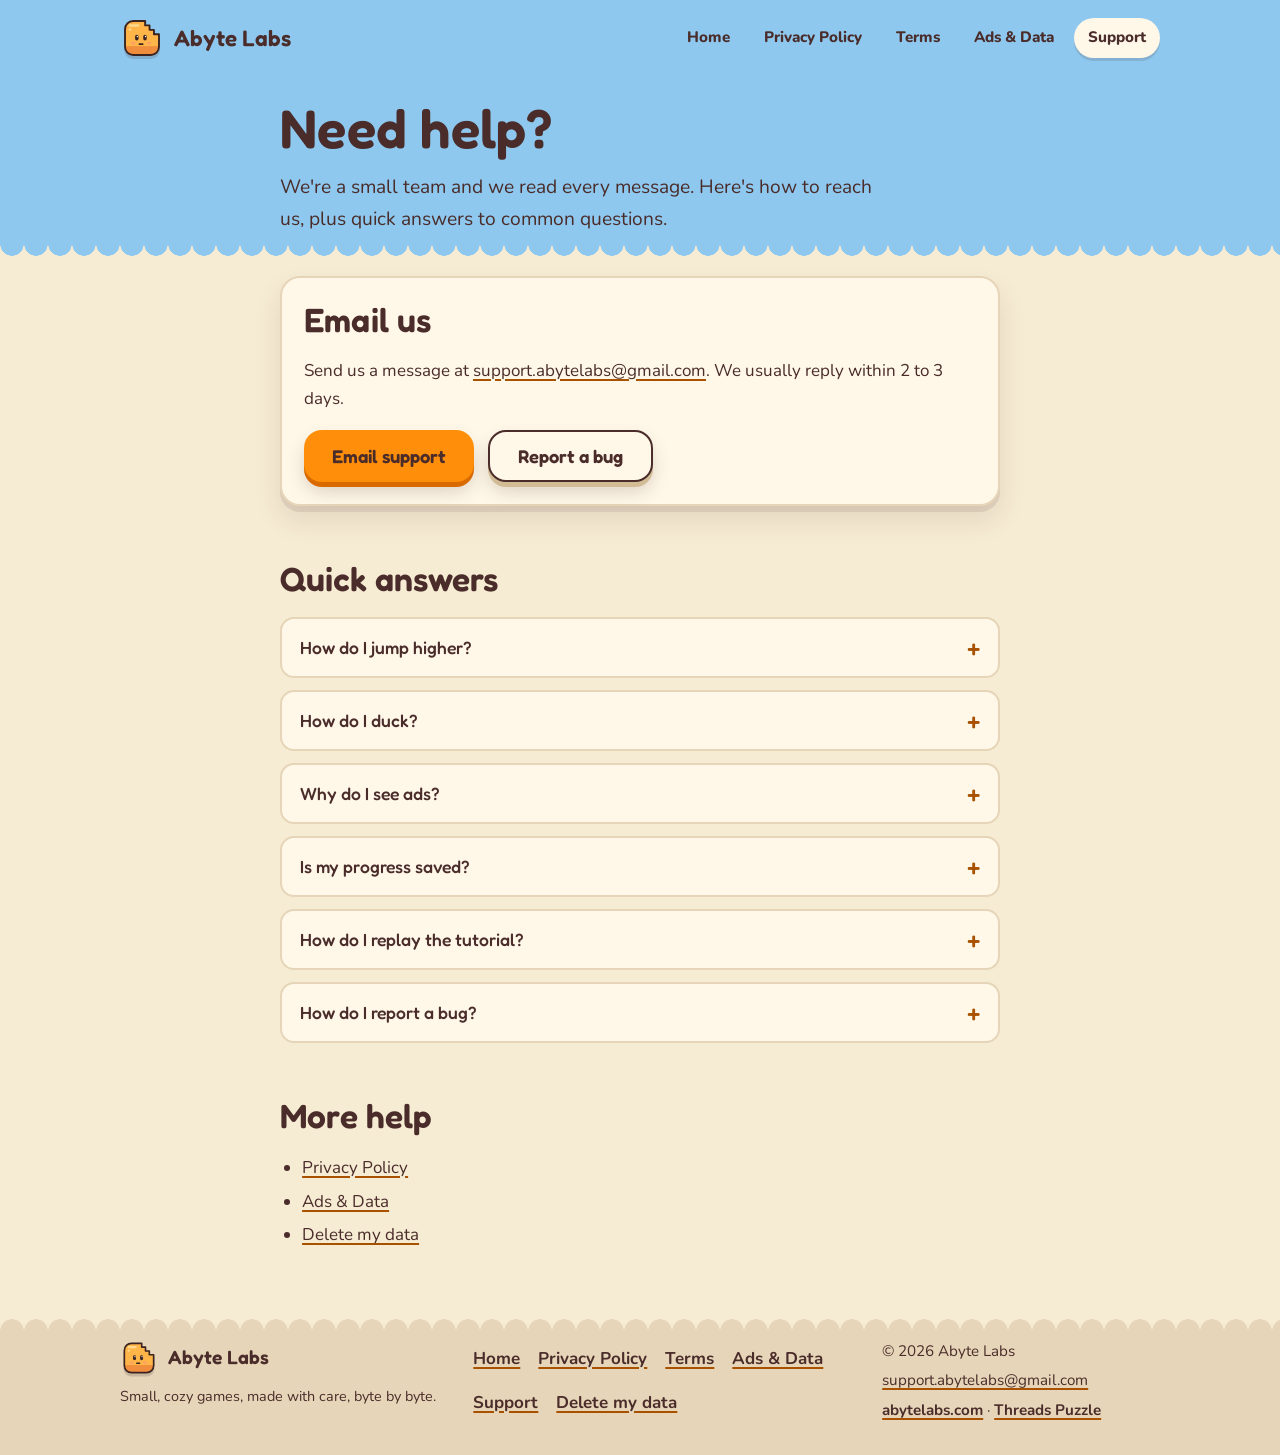
<file: support.html>
<!DOCTYPE html>
<html lang="en">
<head>
  <meta charset="utf-8">
  <meta name="viewport" content="width=device-width, initial-scale=1">
  <title>Support – Unpredictable | Abyte Labs</title>
  <meta name="description" content="Need help with Unpredictable? Email Abyte Labs, read quick answers about jumping, ducking, ads and saved progress, or report a bug.">
  <meta name="robots" content="index, follow, max-image-preview:large, max-snippet:-1, max-video-preview:-1">
  <link rel="canonical" href="https://unpredictable.abytelabs.com/support.html">
  <meta name="author" content="Abyte Labs">
  <meta property="og:type" content="website">
  <meta property="og:site_name" content="Unpredictable: Cozy Runner">
  <meta property="og:locale" content="en_US">
  <meta property="og:title" content="Support – Unpredictable | Abyte Labs">
  <meta property="og:description" content="Need help with Unpredictable? Email Abyte Labs, read quick answers about jumping, ducking, ads and saved progress, or report a bug.">
  <meta property="og:url" content="https://unpredictable.abytelabs.com/support.html">
  <meta property="og:image" content="https://unpredictable.abytelabs.com/assets/img/og.png">
  <meta property="og:image:type" content="image/png">
  <meta property="og:image:width" content="1200">
  <meta property="og:image:height" content="630">
  <meta property="og:image:alt" content="Unpredictable: Cozy Runner. Sprig and four friends standing on a sunny desert road, with the line: a one-thumb runner for Android.">
  <meta name="twitter:card" content="summary_large_image">
  <meta name="twitter:title" content="Support – Unpredictable | Abyte Labs">
  <meta name="twitter:description" content="Need help with Unpredictable? Email Abyte Labs, read quick answers about jumping, ducking, ads and saved progress, or report a bug.">
  <meta name="twitter:image" content="https://unpredictable.abytelabs.com/assets/img/og.png">
  <meta name="twitter:image:alt" content="Unpredictable: Cozy Runner. Sprig and four friends standing on a sunny desert road, with the line: a one-thumb runner for Android.">
  <script type="application/ld+json">{"@context": "https://schema.org", "@graph": [{"@type": "WebPage", "@id": "https://unpredictable.abytelabs.com/support.html", "url": "https://unpredictable.abytelabs.com/support.html", "name": "Support", "inLanguage": "en", "dateModified": "2026-11-07", "isPartOf": {"@type": "WebSite", "@id": "https://unpredictable.abytelabs.com/#site", "url": "https://unpredictable.abytelabs.com/", "name": "Unpredictable"}, "about": {"@id": "https://unpredictable.abytelabs.com/#game"}, "publisher": {"@type": "Organization", "@id": "https://abytelabs.com/#org", "name": "Abyte Labs", "url": "https://abytelabs.com/", "logo": "https://abytelabs.com/icon-512.png"}}, {"@type": "BreadcrumbList", "itemListElement": [{"@type": "ListItem", "position": 1, "name": "Unpredictable", "item": "https://unpredictable.abytelabs.com/"}, {"@type": "ListItem", "position": 2, "name": "Support", "item": "https://unpredictable.abytelabs.com/support.html"}]}]}</script>
  <meta name="theme-color" content="#8EC8EE">
  <link rel="icon" href="favicon.ico" sizes="32x32">
  <link rel="icon" href="favicon-32.png" type="image/png" sizes="32x32">
  <link rel="apple-touch-icon" href="apple-touch-icon.png">
  <link rel="manifest" href="site.webmanifest">
  <link rel="preload" href="assets/fonts/fredoka-latin-600-normal.woff2" as="font" type="font/woff2" crossorigin>
  <link rel="preload" href="assets/fonts/nunito-latin-400-normal.woff2" as="font" type="font/woff2" crossorigin>
  <link rel="stylesheet" href="assets/style.css?v=20261107-2">
</head>
<body>
  <a class="skip-link" href="#main">Skip to main content</a>

  <header class="site-header">
    <div class="container">
      <a class="brand" href="index.html" aria-label="Abyte Labs home">
        <svg class="logo-mark" viewBox="-10 -10 140 140" aria-hidden="true" focusable="false" overflow="visible"><defs><clipPath id="bmU1"><path d="M32 6H70V20H84V34H98V48H114V88A26 26 0 0 1 88 114H32A26 26 0 0 1 6 88V32A26 26 0 0 1 32 6Z"/></clipPath></defs><path d="M32 6H70V20H84V34H98V48H114V88A26 26 0 0 1 88 114H32A26 26 0 0 1 6 88V32A26 26 0 0 1 32 6Z" fill="#FFB547"/><g clip-path="url(#bmU1)"><rect x="-10" y="86" width="140" height="44" fill="#F08E3E"/></g><rect x="18" y="16" width="34" height="8" rx="4" fill="#FFD98C"/><rect x="18" y="29" width="8" height="8" rx="4" fill="#FFD98C"/><path d="M32 6H70V20H84V34H98V48H114V88A26 26 0 0 1 88 114H32A26 26 0 0 1 6 88V32A26 26 0 0 1 32 6Z" fill="none" stroke="#3A2321" stroke-width="6" stroke-linejoin="round"/><g class="ab-blush"><ellipse cx="32" cy="77" rx="7.5" ry="4.5" fill="#FF8A80" opacity=".55"/><ellipse cx="82" cy="77" rx="7.5" ry="4.5" fill="#FF8A80" opacity=".55"/></g><g class="ab-eyes"><rect x="38" y="50" width="11" height="18" rx="5.5" fill="#3A2321"/><rect x="64" y="50" width="11" height="18" rx="5.5" fill="#3A2321"/><circle cx="45.2" cy="55" r="2.3" fill="#FFF8EE"/><circle cx="71.2" cy="55" r="2.3" fill="#FFF8EE"/></g><rect class="ab-mouth" x="49" y="77" width="16" height="5" rx="2.5" fill="#3A2321"/></svg>
        <span>Abyte Labs</span>
      </a>
      <nav class="site-nav" aria-label="Main">
        <ul>
          <li><a href="index.html">Home</a></li>
          <li><a href="privacy.html">Privacy Policy</a></li>
          <li><a href="terms.html">Terms</a></li>
          <li><a href="ads-and-data.html">Ads &amp; Data</a></li>
          <li><a href="support.html" aria-current="page">Support</a></li>
        </ul>
      </nav>
    </div>
  </header>

  <main id="main">
    <section class="page-title">
      <div class="container container-narrow">
        <h1>Need help?</h1>
        <p class="lead" style="max-width:50ch">We're a small team and we read every message. Here's how to reach us, plus quick answers to common questions.</p>
      </div>
    </section>
    <div class="scallop-down" aria-hidden="true"></div>

    <div class="section" style="padding-top:8px">
      <div class="container container-narrow">
        <div class="card">
          <h2 style="margin-top:0">Email us</h2>
          <p>Send us a message at <a href="mailto:support.abytelabs@gmail.com">support.abytelabs@gmail.com</a>. We usually reply within 2 to 3 days.</p>
          <div class="btn-row">
            <a class="btn" href="mailto:support.abytelabs@gmail.com">Email support</a>
            <a class="btn btn-secondary" href="mailto:support.abytelabs@gmail.com?subject=Unpredictable%20bug%20report&amp;body=Phone%20model%3A%0AAndroid%20version%3A%0AGame%20version%3A%0A%0AWhat%20happened%3A%0A%0AWhat%20I%20expected%3A%0A%0ASteps%20to%20make%20it%20happen%20again%3A%0A">Report a bug</a>
          </div>
        </div>

        <h2 id="faq">Quick answers</h2>
        <div>
          <details><summary>How do I jump higher?</summary><p>Hold your finger down. A quick tap is a small hop, and the longer you keep your finger down, the higher Sprig jumps.</p></details>
          <details><summary>How do I duck?</summary><p>Swipe down quickly and keep your finger down. Sprig stays low for as long as you hold.</p></details>
          <details><summary>Why do I see ads?</summary><p>Unpredictable is free to play, and ads are how we pay for it. You can read exactly what the ads collect on our <a href="ads-and-data.html">Ads &amp; Data</a> page.</p></details>
          <details><summary>Is my progress saved?</summary><p>Yes, but only on the device you play on. There are no accounts, so your progress doesn't move to a new phone. Clearing the app's data or uninstalling the game resets it.</p></details>
          <details><summary>How do I replay the tutorial?</summary><p>Open Settings in the game and replay it from there.</p></details>
          <details><summary>How do I report a bug?</summary><p>Email us at <a href="mailto:support.abytelabs@gmail.com">support.abytelabs@gmail.com</a> with your phone model, your Android version and a short description of what happened. The "Report a bug" button above fills in a template for you.</p></details>
        </div>

        <h2 id="more">More help</h2>
        <ul>
          <li><a href="privacy.html">Privacy Policy</a></li>
          <li><a href="ads-and-data.html">Ads &amp; Data</a></li>
          <li><a href="delete-data.html">Delete my data</a></li>
        </ul>
      </div>
    </div>
  </main>

  <div class="scallop-up" aria-hidden="true"></div>
  <footer class="site-footer">
    <div class="container">
      <div>
        <div class="footer-brand">
          <svg class="logo-mark" viewBox="-10 -10 140 140" aria-hidden="true" focusable="false" overflow="visible"><defs><clipPath id="bmU2"><path d="M32 6H70V20H84V34H98V48H114V88A26 26 0 0 1 88 114H32A26 26 0 0 1 6 88V32A26 26 0 0 1 32 6Z"/></clipPath></defs><path d="M32 6H70V20H84V34H98V48H114V88A26 26 0 0 1 88 114H32A26 26 0 0 1 6 88V32A26 26 0 0 1 32 6Z" fill="#FFB547"/><g clip-path="url(#bmU2)"><rect x="-10" y="86" width="140" height="44" fill="#F08E3E"/></g><rect x="18" y="16" width="34" height="8" rx="4" fill="#FFD98C"/><rect x="18" y="29" width="8" height="8" rx="4" fill="#FFD98C"/><path d="M32 6H70V20H84V34H98V48H114V88A26 26 0 0 1 88 114H32A26 26 0 0 1 6 88V32A26 26 0 0 1 32 6Z" fill="none" stroke="#3A2321" stroke-width="6" stroke-linejoin="round"/><g class="ab-blush"><ellipse cx="32" cy="77" rx="7.5" ry="4.5" fill="#FF8A80" opacity=".55"/><ellipse cx="82" cy="77" rx="7.5" ry="4.5" fill="#FF8A80" opacity=".55"/></g><g class="ab-eyes"><rect x="38" y="50" width="11" height="18" rx="5.5" fill="#3A2321"/><rect x="64" y="50" width="11" height="18" rx="5.5" fill="#3A2321"/><circle cx="45.2" cy="55" r="2.3" fill="#FFF8EE"/><circle cx="71.2" cy="55" r="2.3" fill="#FFF8EE"/></g><rect class="ab-mouth" x="49" y="77" width="16" height="5" rx="2.5" fill="#3A2321"/></svg>
          <span>Abyte Labs</span>
        </div>
        <p class="small" style="margin-top:.6em">Small, cozy games, made with care, byte by byte.</p>
      </div>
      <nav class="footer-nav" aria-label="Footer">
        <ul>
          <li><a href="index.html">Home</a></li>
          <li><a href="privacy.html">Privacy Policy</a></li>
          <li><a href="terms.html">Terms</a></li>
          <li><a href="ads-and-data.html">Ads &amp; Data</a></li>
          <li><a href="support.html">Support</a></li>
          <li><a href="delete-data.html">Delete my data</a></li>
        </ul>
      </nav>
      <div class="footer-meta">
        <p>© 2026 Abyte Labs</p>
        <p><a href="mailto:support.abytelabs@gmail.com">support.abytelabs@gmail.com</a></p>
        <p class="studio-links"><a href="https://abytelabs.com" target="_blank" rel="noopener">abytelabs.com</a> · <a href="https://threadspuzzle.abytelabs.com" target="_blank" rel="noopener">Threads Puzzle</a></p>
      </div>
    </div>
  </footer>
</body>
</html>
</file>
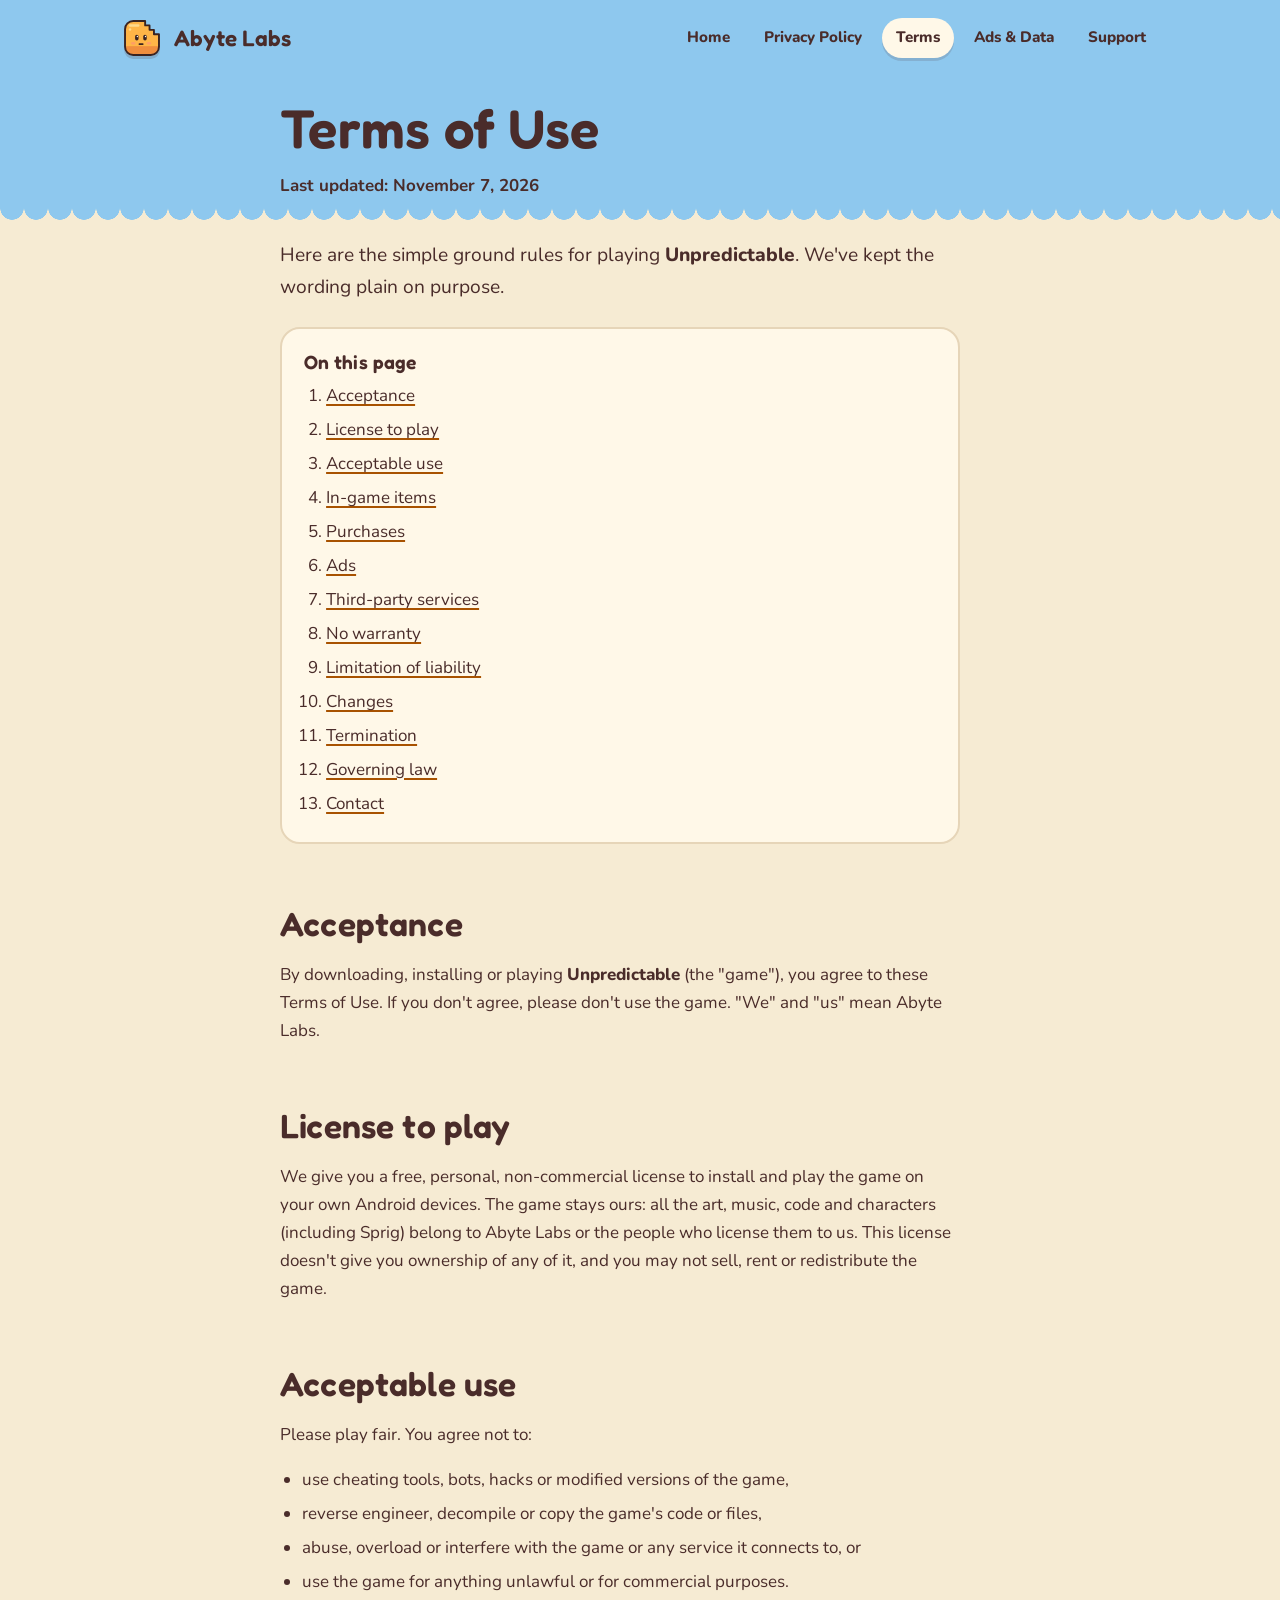
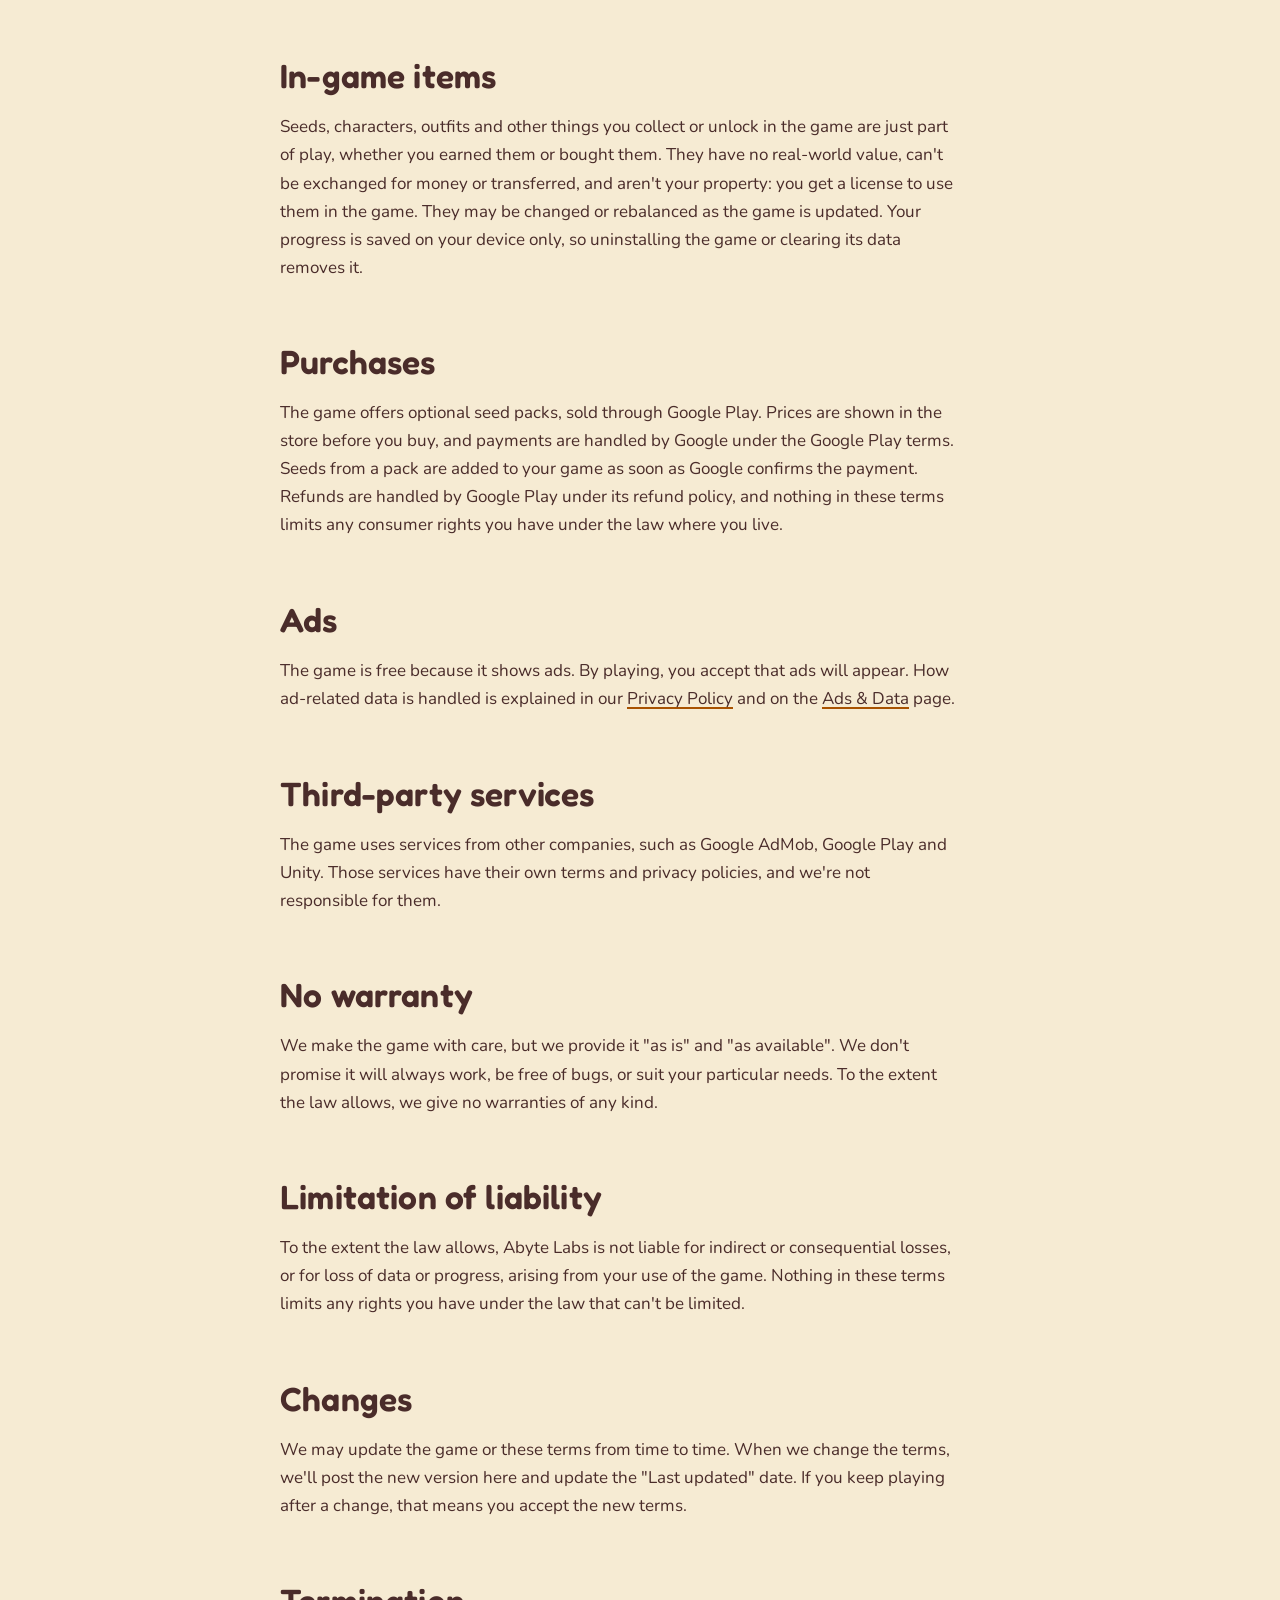
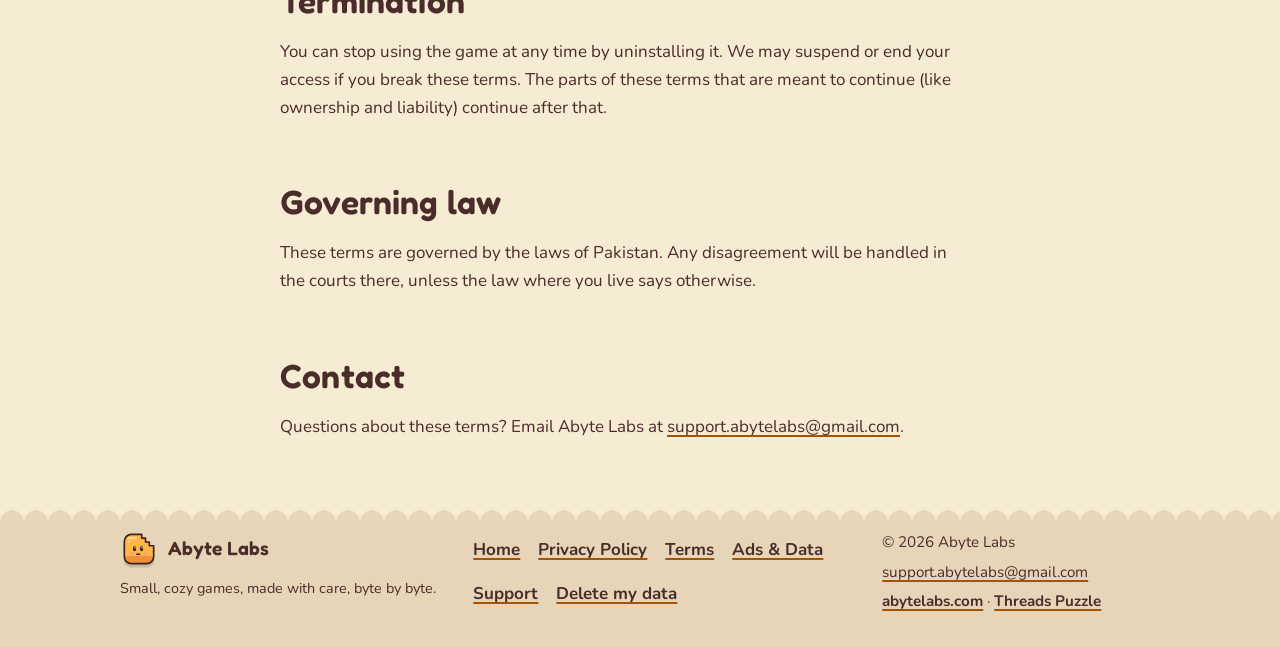
<file: terms.html>
<!DOCTYPE html>
<html lang="en">
<head>
  <meta charset="utf-8">
  <meta name="viewport" content="width=device-width, initial-scale=1">
  <title>Terms of Use – Unpredictable | Abyte Labs</title>
  <meta name="description" content="Friendly Terms of Use for Unpredictable, the free Android game by Abyte Labs: how you can play, what we ask of you, and how things work.">
  <meta name="robots" content="index, follow, max-image-preview:large, max-snippet:-1, max-video-preview:-1">
  <link rel="canonical" href="https://unpredictable.abytelabs.com/terms.html">
  <meta name="author" content="Abyte Labs">
  <meta property="og:type" content="website">
  <meta property="og:site_name" content="Unpredictable: Cozy Runner">
  <meta property="og:locale" content="en_US">
  <meta property="og:title" content="Terms of Use – Unpredictable | Abyte Labs">
  <meta property="og:description" content="Friendly Terms of Use for Unpredictable, the free Android game by Abyte Labs: how you can play, what we ask of you, and how things work.">
  <meta property="og:url" content="https://unpredictable.abytelabs.com/terms.html">
  <meta property="og:image" content="https://unpredictable.abytelabs.com/assets/img/og.png">
  <meta property="og:image:type" content="image/png">
  <meta property="og:image:width" content="1200">
  <meta property="og:image:height" content="630">
  <meta property="og:image:alt" content="Unpredictable: Cozy Runner. Sprig and four friends standing on a sunny desert road, with the line: a one-thumb runner for Android.">
  <meta name="twitter:card" content="summary_large_image">
  <meta name="twitter:title" content="Terms of Use – Unpredictable | Abyte Labs">
  <meta name="twitter:description" content="Friendly Terms of Use for Unpredictable, the free Android game by Abyte Labs: how you can play, what we ask of you, and how things work.">
  <meta name="twitter:image" content="https://unpredictable.abytelabs.com/assets/img/og.png">
  <meta name="twitter:image:alt" content="Unpredictable: Cozy Runner. Sprig and four friends standing on a sunny desert road, with the line: a one-thumb runner for Android.">
  <script type="application/ld+json">{"@context": "https://schema.org", "@graph": [{"@type": "WebPage", "@id": "https://unpredictable.abytelabs.com/terms.html", "url": "https://unpredictable.abytelabs.com/terms.html", "name": "Terms of Use", "inLanguage": "en", "dateModified": "2026-11-07", "isPartOf": {"@type": "WebSite", "@id": "https://unpredictable.abytelabs.com/#site", "url": "https://unpredictable.abytelabs.com/", "name": "Unpredictable"}, "about": {"@id": "https://unpredictable.abytelabs.com/#game"}, "publisher": {"@type": "Organization", "@id": "https://abytelabs.com/#org", "name": "Abyte Labs", "url": "https://abytelabs.com/", "logo": "https://abytelabs.com/icon-512.png"}}, {"@type": "BreadcrumbList", "itemListElement": [{"@type": "ListItem", "position": 1, "name": "Unpredictable", "item": "https://unpredictable.abytelabs.com/"}, {"@type": "ListItem", "position": 2, "name": "Terms of Use", "item": "https://unpredictable.abytelabs.com/terms.html"}]}]}</script>
  <meta name="theme-color" content="#8EC8EE">
  <link rel="icon" href="favicon.ico" sizes="32x32">
  <link rel="icon" href="favicon-32.png" type="image/png" sizes="32x32">
  <link rel="apple-touch-icon" href="apple-touch-icon.png">
  <link rel="manifest" href="site.webmanifest">
  <link rel="preload" href="assets/fonts/fredoka-latin-600-normal.woff2" as="font" type="font/woff2" crossorigin>
  <link rel="preload" href="assets/fonts/nunito-latin-400-normal.woff2" as="font" type="font/woff2" crossorigin>
  <link rel="stylesheet" href="assets/style.css?v=20261107-2">
</head>
<body>
  <a class="skip-link" href="#main">Skip to main content</a>

  <header class="site-header">
    <div class="container">
      <a class="brand" href="index.html" aria-label="Abyte Labs home">
        <svg class="logo-mark" viewBox="-10 -10 140 140" aria-hidden="true" focusable="false" overflow="visible"><defs><clipPath id="bmU1"><path d="M32 6H70V20H84V34H98V48H114V88A26 26 0 0 1 88 114H32A26 26 0 0 1 6 88V32A26 26 0 0 1 32 6Z"/></clipPath></defs><path d="M32 6H70V20H84V34H98V48H114V88A26 26 0 0 1 88 114H32A26 26 0 0 1 6 88V32A26 26 0 0 1 32 6Z" fill="#FFB547"/><g clip-path="url(#bmU1)"><rect x="-10" y="86" width="140" height="44" fill="#F08E3E"/></g><rect x="18" y="16" width="34" height="8" rx="4" fill="#FFD98C"/><rect x="18" y="29" width="8" height="8" rx="4" fill="#FFD98C"/><path d="M32 6H70V20H84V34H98V48H114V88A26 26 0 0 1 88 114H32A26 26 0 0 1 6 88V32A26 26 0 0 1 32 6Z" fill="none" stroke="#3A2321" stroke-width="6" stroke-linejoin="round"/><g class="ab-blush"><ellipse cx="32" cy="77" rx="7.5" ry="4.5" fill="#FF8A80" opacity=".55"/><ellipse cx="82" cy="77" rx="7.5" ry="4.5" fill="#FF8A80" opacity=".55"/></g><g class="ab-eyes"><rect x="38" y="50" width="11" height="18" rx="5.5" fill="#3A2321"/><rect x="64" y="50" width="11" height="18" rx="5.5" fill="#3A2321"/><circle cx="45.2" cy="55" r="2.3" fill="#FFF8EE"/><circle cx="71.2" cy="55" r="2.3" fill="#FFF8EE"/></g><rect class="ab-mouth" x="49" y="77" width="16" height="5" rx="2.5" fill="#3A2321"/></svg>
        <span>Abyte Labs</span>
      </a>
      <nav class="site-nav" aria-label="Main">
        <ul>
          <li><a href="index.html">Home</a></li>
          <li><a href="privacy.html">Privacy Policy</a></li>
          <li><a href="terms.html" aria-current="page">Terms</a></li>
          <li><a href="ads-and-data.html">Ads &amp; Data</a></li>
          <li><a href="support.html">Support</a></li>
        </ul>
      </nav>
    </div>
  </header>

  <main id="main">
    <section class="page-title">
      <div class="container container-narrow">
        <h1>Terms of Use</h1>
        <p class="updated">Last updated: November 7, 2026</p>
      </div>
    </section>
    <div class="scallop-down" aria-hidden="true"></div>

    <article class="section" style="padding-top:8px">
      <div class="container container-narrow">
        <div class="prose">
          <p class="lead" style="max-width:none">Here are the simple ground rules for playing <strong>Unpredictable</strong>. We've kept the wording plain on purpose.</p>

          <nav class="toc" aria-labelledby="toc-title">
            <h2 id="toc-title" style="margin:0 0 .4em;font-size:1.2rem">On this page</h2>
            <ol><li><a href="#acceptance">Acceptance</a></li><li><a href="#license">License to play</a></li><li><a href="#use">Acceptable use</a></li><li><a href="#items">In-game items</a></li><li><a href="#purchases">Purchases</a></li><li><a href="#ads">Ads</a></li><li><a href="#third-party">Third-party services</a></li><li><a href="#warranty">No warranty</a></li><li><a href="#liability">Limitation of liability</a></li><li><a href="#changes">Changes</a></li><li><a href="#termination">Termination</a></li><li><a href="#law">Governing law</a></li><li><a href="#contact">Contact</a></li></ol>
          </nav>

          <h2 id="acceptance">Acceptance</h2>
          <p>By downloading, installing or playing <strong>Unpredictable</strong> (the "game"), you agree to these Terms of Use. If you don't agree, please don't use the game. "We" and "us" mean Abyte Labs.</p>
          <h2 id="license">License to play</h2>
          <p>We give you a free, personal, non-commercial license to install and play the game on your own Android devices. The game stays ours: all the art, music, code and characters (including Sprig) belong to Abyte Labs or the people who license them to us. This license doesn't give you ownership of any of it, and you may not sell, rent or redistribute the game.</p>
          <h2 id="use">Acceptable use</h2>
          <p>Please play fair. You agree not to:</p><ul><li>use cheating tools, bots, hacks or modified versions of the game,</li><li>reverse engineer, decompile or copy the game's code or files,</li><li>abuse, overload or interfere with the game or any service it connects to, or</li><li>use the game for anything unlawful or for commercial purposes.</li></ul>
          <h2 id="items">In-game items</h2>
          <p>Seeds, characters, outfits and other things you collect or unlock in the game are just part of play, whether you earned them or bought them. They have no real-world value, can't be exchanged for money or transferred, and aren't your property: you get a license to use them in the game. They may be changed or rebalanced as the game is updated. Your progress is saved on your device only, so uninstalling the game or clearing its data removes it.</p>
          <h2 id="purchases">Purchases</h2>
          <p>The game offers optional seed packs, sold through Google Play. Prices are shown in the store before you buy, and payments are handled by Google under the Google Play terms. Seeds from a pack are added to your game as soon as Google confirms the payment. Refunds are handled by Google Play under its refund policy, and nothing in these terms limits any consumer rights you have under the law where you live.</p>
          <h2 id="ads">Ads</h2>
          <p>The game is free because it shows ads. By playing, you accept that ads will appear. How ad-related data is handled is explained in our <a href="privacy.html">Privacy Policy</a> and on the <a href="ads-and-data.html">Ads &amp; Data</a> page.</p>
          <h2 id="third-party">Third-party services</h2>
          <p>The game uses services from other companies, such as Google AdMob, Google Play and Unity. Those services have their own terms and privacy policies, and we're not responsible for them.</p>
          <h2 id="warranty">No warranty</h2>
          <p>We make the game with care, but we provide it "as is" and "as available". We don't promise it will always work, be free of bugs, or suit your particular needs. To the extent the law allows, we give no warranties of any kind.</p>
          <h2 id="liability">Limitation of liability</h2>
          <p>To the extent the law allows, Abyte Labs is not liable for indirect or consequential losses, or for loss of data or progress, arising from your use of the game. Nothing in these terms limits any rights you have under the law that can't be limited.</p>
          <h2 id="changes">Changes</h2>
          <p>We may update the game or these terms from time to time. When we change the terms, we'll post the new version here and update the "Last updated" date. If you keep playing after a change, that means you accept the new terms.</p>
          <h2 id="termination">Termination</h2>
          <p>You can stop using the game at any time by uninstalling it. We may suspend or end your access if you break these terms. The parts of these terms that are meant to continue (like ownership and liability) continue after that.</p>
          <h2 id="law">Governing law</h2>
          <p>These terms are governed by the laws of Pakistan. Any disagreement will be handled in the courts there, unless the law where you live says otherwise.</p>
          <h2 id="contact">Contact</h2>
          <p>Questions about these terms? Email Abyte Labs at <a href="mailto:support.abytelabs@gmail.com">support.abytelabs@gmail.com</a>.</p>
        </div>
      </div>
    </article>
  </main>

  <div class="scallop-up" aria-hidden="true"></div>
  <footer class="site-footer">
    <div class="container">
      <div>
        <div class="footer-brand">
          <svg class="logo-mark" viewBox="-10 -10 140 140" aria-hidden="true" focusable="false" overflow="visible"><defs><clipPath id="bmU2"><path d="M32 6H70V20H84V34H98V48H114V88A26 26 0 0 1 88 114H32A26 26 0 0 1 6 88V32A26 26 0 0 1 32 6Z"/></clipPath></defs><path d="M32 6H70V20H84V34H98V48H114V88A26 26 0 0 1 88 114H32A26 26 0 0 1 6 88V32A26 26 0 0 1 32 6Z" fill="#FFB547"/><g clip-path="url(#bmU2)"><rect x="-10" y="86" width="140" height="44" fill="#F08E3E"/></g><rect x="18" y="16" width="34" height="8" rx="4" fill="#FFD98C"/><rect x="18" y="29" width="8" height="8" rx="4" fill="#FFD98C"/><path d="M32 6H70V20H84V34H98V48H114V88A26 26 0 0 1 88 114H32A26 26 0 0 1 6 88V32A26 26 0 0 1 32 6Z" fill="none" stroke="#3A2321" stroke-width="6" stroke-linejoin="round"/><g class="ab-blush"><ellipse cx="32" cy="77" rx="7.5" ry="4.5" fill="#FF8A80" opacity=".55"/><ellipse cx="82" cy="77" rx="7.5" ry="4.5" fill="#FF8A80" opacity=".55"/></g><g class="ab-eyes"><rect x="38" y="50" width="11" height="18" rx="5.5" fill="#3A2321"/><rect x="64" y="50" width="11" height="18" rx="5.5" fill="#3A2321"/><circle cx="45.2" cy="55" r="2.3" fill="#FFF8EE"/><circle cx="71.2" cy="55" r="2.3" fill="#FFF8EE"/></g><rect class="ab-mouth" x="49" y="77" width="16" height="5" rx="2.5" fill="#3A2321"/></svg>
          <span>Abyte Labs</span>
        </div>
        <p class="small" style="margin-top:.6em">Small, cozy games, made with care, byte by byte.</p>
      </div>
      <nav class="footer-nav" aria-label="Footer">
        <ul>
          <li><a href="index.html">Home</a></li>
          <li><a href="privacy.html">Privacy Policy</a></li>
          <li><a href="terms.html">Terms</a></li>
          <li><a href="ads-and-data.html">Ads &amp; Data</a></li>
          <li><a href="support.html">Support</a></li>
          <li><a href="delete-data.html">Delete my data</a></li>
        </ul>
      </nav>
      <div class="footer-meta">
        <p>© 2026 Abyte Labs</p>
        <p><a href="mailto:support.abytelabs@gmail.com">support.abytelabs@gmail.com</a></p>
        <p class="studio-links"><a href="https://abytelabs.com" target="_blank" rel="noopener">abytelabs.com</a> · <a href="https://threadspuzzle.abytelabs.com" target="_blank" rel="noopener">Threads Puzzle</a></p>
      </div>
    </div>
  </footer>
</body>
</html>
</file>
<file: assets/style.css>
/* Abyte Labs – shared stylesheet. Plain CSS, no build step.
   Fonts: Fredoka + Nunito, self-hosted in assets/fonts (@font-face rules below). */

/* Fredoka (headings) and Nunito (body), self-hosted (SIL Open Font License) so no visitor data goes to a font CDN. */
@font-face { font-family: "Fredoka"; src: url(fonts/fredoka-latin-500-normal.woff2) format("woff2"); font-weight: 400 500; font-style: normal; font-display: swap; }
@font-face { font-family: "Fredoka"; src: url(fonts/fredoka-latin-600-normal.woff2) format("woff2"); font-weight: 600; font-style: normal; font-display: swap; }
@font-face { font-family: "Fredoka"; src: url(fonts/fredoka-latin-700-normal.woff2) format("woff2"); font-weight: 700; font-style: normal; font-display: swap; }
@font-face { font-family: "Nunito"; src: url(fonts/nunito-latin-400-normal.woff2) format("woff2"); font-weight: 400; font-style: normal; font-display: swap; }
@font-face { font-family: "Nunito"; src: url(fonts/nunito-latin-600-normal.woff2) format("woff2"); font-weight: 600; font-style: normal; font-display: swap; }
@font-face { font-family: "Nunito"; src: url(fonts/nunito-latin-700-normal.woff2) format("woff2"); font-weight: 700; font-style: normal; font-display: swap; }
@font-face { font-family: "Nunito"; src: url(fonts/nunito-latin-800-normal.woff2) format("woff2"); font-weight: 800; font-style: normal; font-display: swap; }
/* metric-matched fallbacks: text keeps its size while the web fonts load, so nothing jumps when they arrive */
@font-face{font-family:"Fredoka Fallback";src:local("Arial Bold"),local("Arial-BoldMT"),local("Liberation Sans Bold"),local("Roboto Bold"),local("Roboto");size-adjust:95.31%;ascent-override:102.2%;descent-override:24.76%;line-gap-override:0%}
@font-face{font-family:"Nunito Fallback";src:local("Arial"),local("ArialMT"),local("Liberation Sans"),local("Roboto");size-adjust:101.96%;ascent-override:99.16%;descent-override:34.62%;line-gap-override:0%}

:root {
  --sky: #8EC8EE;
  --sky-deep: #5FA9DC;
  --cream: #F6EBD3;
  --cream-light: #FFF8E8;
  --sand: #E6D5B8;
  --sand-deep: #D2BC96;
  --brown: #4A2C2A;
  --brown-soft: #6B4A45;   /* 6.3:1 on cream, for secondary text */
  --orange: #FF8F0A;
  --orange-dark: #D96A00;
  --link-line: #A85200;     /* underline / marker colour: 4.6:1 on cream */
  --radius: 20px;
  --radius-sm: 14px;
  --shadow: 0 6px 0 rgba(74, 44, 42, .10), 0 14px 28px rgba(74, 44, 42, .10);
  --font-head: "Fredoka", "Trebuchet MS", system-ui, sans-serif;
  --font-body: "Nunito", system-ui, -apple-system, "Segoe UI", sans-serif;
  --gutter: 20px;
}

*, *::before, *::after { box-sizing: border-box; }
html { -webkit-text-size-adjust: 100%; scroll-behavior: smooth; }
@media (prefers-reduced-motion: reduce) { html { scroll-behavior: auto; } * { transition: none !important; animation: none !important; } }

body {
  margin: 0;
  background: var(--cream);
  color: var(--brown);
  font-family: var(--font-body);
  font-size: 1.0625rem;       /* 17px */
  line-height: 1.65;
  min-height: 100vh;
  display: flex;
  flex-direction: column;
  overflow-wrap: break-word;
}
main { flex: 1 0 auto; }
img, svg { max-width: 100%; height: auto; }

/* ---------- Type ---------- */
h1, h2, h3, h4 { font-family: var(--font-head); font-weight: 600; line-height: 1.2; margin: 0 0 .5em; letter-spacing: .005em; }
h1 { font-size: clamp(2.1rem, 8vw, 3.4rem); }
h2 { font-size: clamp(1.55rem, 5.5vw, 2.1rem); margin-top: 1.6em; }
h3 { font-size: 1.25rem; margin-top: 1.4em; }
p, ul, ol { margin: 0 0 1em; }
ul, ol { padding-left: 1.3em; }
li { margin-bottom: .35em; }
a { color: var(--brown); text-decoration-thickness: 2px; text-underline-offset: 3px; text-decoration-color: var(--link-line); }
a:hover { text-decoration-color: var(--brown); }
strong { font-weight: 800; }
.lead { font-size: 1.2rem; color: var(--brown); max-width: 40ch; }
.muted { color: var(--brown-soft); }
.small { font-size: .9rem; }

/* ---------- Focus (visible on sky, cream and sand) ---------- */
:focus-visible { outline: 3px solid var(--brown); outline-offset: 3px; border-radius: 6px; box-shadow: 0 0 0 6px var(--cream-light); }

/* ---------- Skip link ---------- */
.skip-link {
  position: absolute; left: 12px; top: -80px; z-index: 100;
  background: var(--brown); color: var(--cream-light);
  padding: 12px 18px; border-radius: 0 0 var(--radius-sm) var(--radius-sm);
  font-weight: 800; text-decoration: none;
}
.skip-link:focus { top: 0; }

/* ---------- Layout ---------- */
.container { width: 100%; max-width: 1080px; margin: 0 auto; padding-inline: var(--gutter); }
.container-narrow { max-width: 760px; }
.section { padding-block: 40px; }
.section-sky { background: var(--sky); }
.section-sand { background: var(--sand); }
.grid { display: grid; gap: 18px; }
@media (min-width: 640px) { .grid-2 { grid-template-columns: repeat(2, 1fr); } .grid-3 { grid-template-columns: repeat(3, 1fr); } }
.stack > * + * { margin-top: 1em; }

/* ---------- Header ---------- */
.site-header { background: var(--sky); position: relative; z-index: 10; }
.site-header .container { display: flex; flex-direction: column; gap: 10px; padding-block: 14px 6px; }
.brand { display: inline-flex; align-items: center; gap: 10px; text-decoration: none; color: var(--brown); font-family: var(--font-head); font-weight: 600; font-size: 1.4rem; align-self: flex-start; }
.brand:hover .logo-mark { transform: rotate(-6deg) scale(1.04); }
.logo-mark { width: 44px; height: 44px; flex: none; display: block; transition: transform .2s ease; filter: drop-shadow(0 3px 0 rgba(74,44,42,.18)); }
.site-nav ul { list-style: none; margin: 0; padding: 0; display: flex; flex-wrap: wrap; gap: 6px; }
.site-nav li { margin: 0; }
.site-nav a {
  display: inline-block; padding: 7px 14px; border-radius: 999px;
  font-weight: 800; font-size: .95rem; text-decoration: none; color: var(--brown);
  transition: background-color .15s ease;
}
.site-nav a:hover { background: rgba(255,248,232,.65); }
.site-nav a[aria-current="page"] { background: var(--cream-light); box-shadow: 0 3px 0 rgba(74,44,42,.15); }
@media (min-width: 860px) {
  .site-header .container { flex-direction: row; align-items: center; justify-content: space-between; padding-block: 16px 8px; }
}

/* ---------- Scalloped dividers ---------- */
.scallop-down, .scallop-up { display: block; height: 24px; width: 100%; }
/* sky scallops hanging down into cream (place right after a sky section) */
.scallop-down { background: radial-gradient(circle at 50% 0, var(--sky) 11.5px, transparent 12px) 0 0 / 24px 24px repeat-x; }
/* sand scallops rising into cream (place right before the footer or a sand section) */
.scallop-up { background: radial-gradient(circle at 50% 100%, var(--sand) 11.5px, transparent 12px) 0 0 / 24px 24px repeat-x; }
/* sand scallops hanging down (after a sand section) */
.scallop-down.on-sand { background: radial-gradient(circle at 50% 0, var(--sand) 11.5px, transparent 12px) 0 0 / 24px 24px repeat-x; }
/* big soft hills: a gentler divider */
.hills { display: block; height: 56px; background:
  radial-gradient(ellipse 60% 100% at 25% 100%, var(--sand) 99%, transparent 100%),
  radial-gradient(ellipse 70% 100% at 75% 100%, var(--sand) 99%, transparent 100%); }

/* ---------- Buttons (chunky, like the game's Play button) ---------- */
.btn {
  --face: var(--orange); --edge: var(--orange-dark);
  display: inline-flex; align-items: center; justify-content: center; gap: 8px;
  min-height: 52px; padding: 12px 28px;
  font-family: var(--font-head); font-weight: 600; font-size: 1.15rem; line-height: 1.1;
  color: var(--brown); text-decoration: none; text-align: center;
  background: var(--face); border: 0; border-radius: 18px; cursor: pointer;
  box-shadow: 0 5px 0 var(--edge), 0 10px 18px rgba(74,44,42,.18);
  transform: translateY(0); transition: transform .08s ease, box-shadow .08s ease;
}
.btn:hover { transform: translateY(-1px); box-shadow: 0 6px 0 var(--edge), 0 12px 20px rgba(74,44,42,.2); }
.btn:active { transform: translateY(4px); box-shadow: 0 1px 0 var(--edge), 0 3px 6px rgba(74,44,42,.2); }
.btn-secondary { --face: var(--cream-light); --edge: var(--sand-deep); border: 2px solid var(--brown); }
.btn-row { display: flex; flex-wrap: wrap; gap: 14px; }

/* ---------- Cards & callouts ---------- */
.card {
  background: var(--cream-light); border-radius: var(--radius); padding: 22px;
  box-shadow: var(--shadow); border: 2px solid var(--sand);
}
.card h3:first-child, .card h2:first-child { margin-top: 0; }
.card-sand { background: var(--sand); border-color: var(--sand-deep); }
.notice {
  background: var(--cream-light); border-left: 8px solid var(--orange);
  border-radius: var(--radius-sm); padding: 16px 18px; margin-block: 1.4em;
}
.notice > :last-child { margin-bottom: 0; }
.badge {
  display: inline-block; padding: 4px 14px; border-radius: 999px;
  background: var(--cream-light); border: 2px solid var(--brown);
  font-family: var(--font-head); font-weight: 500; font-size: .9rem;
}

/* ---------- Hero ---------- */
.hero { background: var(--sky); padding-block: 36px 24px; }
.hero .container { display: grid; gap: 24px; align-items: center; }
.hero h1 { margin-bottom: .3em; }
.hero-art {
  aspect-ratio: 4 / 3; border-radius: var(--radius); background: var(--cream-light);
  border: 3px dashed var(--sand-deep); display: grid; place-items: center;
  color: var(--brown-soft); font-weight: 700; text-align: center; padding: 16px;
}
@media (min-width: 860px) { .hero .container { grid-template-columns: 1.1fr .9fr; } .hero { padding-block: 56px 36px; } }

/* ---------- Page title band for legal/support pages ---------- */
.page-title { background: var(--sky); padding-block: 28px 8px; }
.page-title h1 { margin-bottom: .2em; }
.page-title p { margin-bottom: 0; }
.page-title .muted, .hero .muted, .section-sky .muted { color: var(--brown); } /* brown-soft is only 4.3:1 on sky */

/* ---------- Long-form (legal) text ---------- */
.prose { max-width: 68ch; }
.prose h2 { padding-top: .2em; scroll-margin-top: 16px; }
.prose h2 + p, .prose h3 + p { margin-top: 0; }
.toc { background: var(--cream-light); border: 2px solid var(--sand); border-radius: var(--radius); padding: 18px 22px; margin-block: 1.4em; }
.toc ol { margin: 0; }
.updated { display: inline-block; font-weight: 700; color: var(--brown); }

/* tables scroll inside their own box on small screens */
.table-wrap { overflow-x: auto; border-radius: var(--radius-sm); border: 2px solid var(--sand); margin-block: 1.2em; background: var(--cream-light); }
table { border-collapse: collapse; width: 100%; min-width: 480px; font-size: .97rem; }
th, td { text-align: left; padding: 12px 14px; vertical-align: top; border-bottom: 2px solid var(--sand); }
th { font-family: var(--font-head); font-weight: 600; background: var(--sand); }
tr:last-child td { border-bottom: 0; }

/* ---------- FAQ (native <details>, no JS) ---------- */
details { background: var(--cream-light); border: 2px solid var(--sand); border-radius: var(--radius-sm); padding: 0 18px; margin-bottom: 12px; }
summary { cursor: pointer; font-family: var(--font-head); font-weight: 500; font-size: 1.1rem; padding: 14px 0; list-style: none; display: flex; justify-content: space-between; gap: 12px; align-items: center; }
summary::-webkit-details-marker { display: none; }
summary::after { content: "+"; font-size: 1.6rem; line-height: 1; color: var(--link-line); }
details[open] summary::after { content: "–"; }
details[open] { padding-bottom: 6px; }

/* ---------- Footer ---------- */
.site-footer { background: var(--sand); margin-top: auto; }
.site-footer .container { padding-block: 8px 28px; display: grid; gap: 20px; }
.footer-brand { display: flex; align-items: center; gap: 10px; font-family: var(--font-head); font-weight: 600; font-size: 1.2rem; }
.footer-brand .logo-mark { width: 38px; height: 38px; }
.footer-nav ul { list-style: none; margin: 0; padding: 0; display: flex; flex-wrap: wrap; gap: 4px 18px; }
.footer-nav li { margin: 0; }
.footer-nav a { display: inline-block; padding: 6px 0; font-weight: 700; }
.footer-meta { font-size: .95rem; }
.footer-meta p { margin: 0 0 .3em; }
@media (min-width: 860px) { .site-footer .container { grid-template-columns: 1.2fr 1.4fr 1fr; align-items: start; } }

/* ---------- Print (legal pages) ---------- */
@media print {
  .site-header, .site-footer, .scallop-down, .scallop-up, .skip-link { display: none; }
  body { background: #fff; font-size: 11pt; }
}

/* ---------- Home page additions ---------- */
.btn-large { min-height: 64px; padding: 14px 34px; font-size: 1.3rem; flex-direction: column; gap: 0; border-radius: 22px; }
.btn-sub { font-family: var(--font-body); font-weight: 800; font-size: .82rem; letter-spacing: .06em; text-transform: uppercase; }
.hero-actions { margin-top: 26px; }
.hero h1 { font-size: clamp(2.4rem, 11vw, 4.2rem); }

/* Landscape phone frame (20:9, matches the game's 2400x1080 canvas) */
.phone {
  position: relative; background: var(--brown); border-radius: 30px; padding: 10px 8px 10px 20px;
  box-shadow: 0 8px 0 rgba(74,44,42,.22), 0 22px 36px rgba(74,44,42,.22);
  max-width: 560px; width: 100%; justify-self: center;
}
.phone::before { /* camera dot on the left edge */
  content: ""; position: absolute; left: 7px; top: 50%; width: 7px; height: 7px; margin-top: -3.5px;
  border-radius: 50%; background: #7a5a54;
}
.phone-screen { position: relative; aspect-ratio: 20 / 9; border-radius: 18px; overflow: hidden; background: var(--cream-light); display: grid; place-items: center; }
.phone-screen img { position: absolute; inset: 0; width: 100%; height: 100%; object-fit: cover; display: block; }

/* How to play */
.step-icon { width: 76px; height: 76px; border-radius: 50%; background: var(--sky); border: 3px solid var(--brown); display: grid; place-items: center; margin-bottom: 14px; box-shadow: 0 4px 0 rgba(74,44,42,.18); }
.step-icon svg { width: 46px; height: 46px; }
.step-num { font-family: var(--font-head); font-weight: 500; color: var(--brown-soft); font-size: .95rem; }
.steps .card h3 { margin-top: 0; }
.steps .card p { margin-bottom: 0; }

/* Meet Sprig */
.sprig-wrap { display: grid; gap: 24px; align-items: center; }
.sprig-badge { width: 150px; height: 150px; border-radius: 50%; background: var(--cream-light); border: 3px solid var(--brown); display: grid; place-items: center; box-shadow: 0 6px 0 rgba(74,44,42,.18); justify-self: start; }
.sprig-badge svg { width: 96px; height: 96px; }
@media (min-width: 640px) { .sprig-wrap { grid-template-columns: auto 1fr; gap: 36px; } .sprig-badge { width: 190px; height: 190px; } .sprig-badge svg { width: 120px; height: 120px; } }

/* Features */
.feature { display: flex; gap: 14px; align-items: flex-start; }
.feature .dot { flex: none; width: 46px; height: 46px; border-radius: 14px; background: var(--orange); border: 3px solid var(--brown); box-shadow: 0 3px 0 var(--orange-dark); display: grid; place-items: center; }
.feature .dot svg { width: 26px; height: 26px; }
.feature h3 { margin: 0 0 .15em; font-size: 1.15rem; }
.feature p { margin: 0; }
@media (min-width: 640px) { .grid-4 { grid-template-columns: repeat(2, 1fr); } }
.note-band { text-align: center; }
.note-band p { margin: 0; font-family: var(--font-head); font-weight: 500; font-size: 1.25rem; }

/* ---------- Data table: real table on wide screens, stacked cards on phones ---------- */
.data-table th[scope="row"] { font-family: var(--font-body); font-weight: 800; background: transparent; }
.data-table .yes { font-weight: 800; }
@media (max-width: 719px) {
  .table-wrap.stack-table { border: 0; background: transparent; overflow: visible; }
  .data-table { min-width: 0; display: block; }
  .data-table thead { position: absolute; width: 1px; height: 1px; overflow: hidden; clip: rect(0 0 0 0); }
  .data-table tbody { display: grid; gap: 14px; }
  .data-table tr { display: block; background: var(--cream-light); border: 2px solid var(--sand); border-radius: var(--radius); padding: 6px 16px 10px; box-shadow: var(--shadow); }
  .data-table tr:last-child td { border-bottom: 0; }
  .data-table th[scope="row"], .data-table td { display: block; padding: 8px 0; border-bottom: 2px solid var(--sand); }
  .data-table th[scope="row"] { font-family: var(--font-head); font-weight: 600; font-size: 1.15rem; border-bottom: 2px solid var(--sand); }
  .data-table td::before { content: attr(data-label); display: block; font-size: .78rem; font-weight: 800; letter-spacing: .06em; text-transform: uppercase; color: var(--brown-soft); }
}
@media (min-width: 720px) { .container-wide { max-width: 980px; } }

/* ---------- Numbered step cards (delete-data) ---------- */
.step-list { list-style: none; counter-reset: step; padding: 0; margin: 0; display: grid; gap: 18px; }
.step-list > li { counter-increment: step; margin: 0; position: relative; padding-left: 78px; min-height: 96px; }
.step-list > li::before {
  content: counter(step); position: absolute; left: 20px; top: 20px; width: 42px; height: 42px; border-radius: 50%;
  background: var(--orange); border: 3px solid var(--brown); box-shadow: 0 3px 0 var(--orange-dark);
  font-family: var(--font-head); font-weight: 600; font-size: 1.2rem; display: grid; place-items: center;
}
.step-list h2 { font-size: 1.25rem; margin: 0 0 .3em; }
.step-list p:last-child { margin-bottom: 0; }
.path { display: inline; -webkit-box-decoration-break: clone; box-decoration-break: clone; background: var(--sand); border-radius: 8px; padding: 1px 8px; font-weight: 800; font-size: .95rem; }
@media (max-width: 420px) { .step-list > li { padding-left: 20px; padding-top: 74px; } .step-list > li::before { left: 20px; top: 18px; } }

/* ---------- 404 ---------- */
.lost { text-align: center; padding-block: 36px 56px; }
.lost svg { width: min(260px, 70%); height: auto; margin: 0 auto 8px; display: block; }
.lost .lead { margin-inline: auto; }
.lost .btn-row { justify-content: center; margin-top: 22px; }


/* ---------- Studio family refresh (November 2026): Abyte Labs mark and intro, build 14 content ---------- */
@font-face { font-family: "Recursive"; src: url(fonts/recursive-intro.woff2) format("woff2"); font-weight: 300 900; font-display: block; }
html.ab-intro-pending body { visibility: hidden; }
html.ab-intro-pending { background: #FFF8EE; }
.ab-hidden-for-intro { visibility: hidden; }
.logo-mark { overflow: visible; }
.badge-link { text-decoration: none; transition: transform .15s ease; }
.badge-link:hover { transform: translateY(-1px); }
.studio-links a { font-weight: 700; }

.hero-chips { list-style: none; padding: 0; margin: 14px 0 0; display: flex; flex-wrap: wrap; gap: 8px; }
.hero-chips li { margin: 0; padding: 5px 12px; border-radius: 999px; background: rgba(255,248,232,.75); border: 2px solid var(--brown); font-weight: 800; font-size: .92rem; }
.hero-note { margin: 12px 0 0; font-weight: 700; }
.hero-visual { position: relative; padding-bottom: 54px; }
.squad { position: absolute; right: -6px; bottom: -4px; display: flex; align-items: flex-end; pointer-events: none; }
.squad img { width: 92px; height: auto; margin-left: -26px; filter: drop-shadow(0 6px 0 rgba(74,44,42,.15)); animation: squad 2.4s ease-in-out 2; transform-origin: 50% 100%; } /* two hops, then still (moving content stops within 5 s) */
.squad img:nth-child(2) { width: 108px; animation-delay: .3s; position: relative; z-index: 2; }
.squad img:nth-child(3) { animation-delay: .6s; }
@keyframes squad { 0%, 100% { transform: translateY(0); } 45% { transform: translateY(-10px) scale(.98, 1.03); } 60% { transform: translateY(0) scale(1.03, .97); } }
@media (min-width: 860px) { .squad img { width: 118px; margin-left: -34px; } .squad img:nth-child(2) { width: 138px; } .squad { right: -26px; bottom: -18px; } }

.gang { list-style: none; padding: 0; margin: 22px 0 0; display: grid; gap: 16px; grid-template-columns: repeat(2, 1fr); }
@media (min-width: 640px) { .gang { grid-template-columns: repeat(4, 1fr); } }
.char { margin: 0; background: var(--cream-light); border: 2px solid var(--sand-deep); border-radius: var(--radius); padding: 14px 14px 16px; box-shadow: var(--shadow); text-align: center; display: flex; flex-direction: column; align-items: center; transition: transform .2s ease; }
.char:hover { transform: translateY(-4px) rotate(-1deg); }
.char-pic { width: 100%; aspect-ratio: 1 / 1.05; border-radius: 16px; background: radial-gradient(circle at 50% 70%, var(--sky) 0 60%, #BFE2F5 61%); display: grid; place-items: end center; overflow: hidden; }
.char-pic img { width: 78%; height: auto; margin-bottom: -4%; transition: transform .25s cubic-bezier(.34,1.56,.64,1); transform-origin: 50% 100%; }
.char:hover .char-pic img { transform: translateY(-8px) scale(1.04); }
.char h3 { margin: 12px 0 2px; font-size: 1.3rem; }
.char p { margin: 0 0 10px; font-size: .95rem; color: var(--brown-soft); line-height: 1.45; }
.pill { margin-top: auto; display: inline-block; padding: 3px 12px; border-radius: 999px; font-weight: 800; font-size: .82rem; background: var(--sand); }
.pill-free { background: var(--orange); box-shadow: 0 2px 0 var(--orange-dark); }

.wardrobe { display: grid; gap: 14px; margin-top: 18px; }
.ward-row { display: grid; gap: 10px; align-items: center; background: var(--cream-light); border: 2px solid var(--sand); border-radius: var(--radius); padding: 14px 16px; box-shadow: var(--shadow); }
@media (min-width: 720px) { .ward-row { grid-template-columns: 140px 1fr; } }
.ward-row h3 { margin: 0; font-size: 1.25rem; }
.ward-row ul { list-style: none; padding: 0; margin: 0; display: grid; grid-template-columns: repeat(4, 1fr); gap: 10px; }
.ward-row li { margin: 0; text-align: center; font-weight: 700; font-size: .88rem; line-height: 1.3; }
.ward-row img { width: 74px; height: 74px; margin: 0 auto 4px; display: block; border-radius: 18px; background: var(--cream); transition: transform .2s cubic-bezier(.34,1.56,.64,1); }
.ward-row li:hover img { transform: translateY(-4px) rotate(-4deg) scale(1.06); }

.roads { list-style: none; padding: 0; margin: 20px 0 0; display: grid; gap: 18px; }
@media (min-width: 760px) { .roads { grid-template-columns: repeat(3, 1fr); } }
.road { margin: 0; background: var(--cream-light); border: 2px solid var(--sand); border-radius: var(--radius); overflow: hidden; box-shadow: var(--shadow); transition: transform .2s ease; }
.road:hover { transform: translateY(-4px); }
.road img { display: block; width: 100%; height: auto; }
.road-body { padding: 14px 18px 16px; }
.road-top { display: flex; align-items: center; justify-content: space-between; gap: 10px; }
.road h3 { margin: 0; }
.road p { margin: 6px 0 0; }
.road-unlock { font-weight: 700; }
.diff { padding: 3px 11px; border-radius: 999px; font-weight: 800; font-size: .82rem; border: 2px solid var(--brown); }
.diff-easy { background: #CDEBB5; } .diff-medium { background: #FFD9A0; } .diff-hard { background: #FFC2B8; }

.seeds .card { text-align: center; }
.seeds .card img { width: 96px; height: 96px; margin: 0 auto 6px; display: block; }
.seeds .card h3 { margin-top: .2em; }
.seeds .card p { margin-bottom: 0; }
.seeds-note { margin: 18px 0 0; font-weight: 700; text-align: center; }

.more-card { display: flex; gap: 16px; align-items: center; text-decoration: none; transition: transform .2s ease; }
.more-card:hover { transform: translateY(-3px); }
.more-card img, .more-mark { width: 84px; height: 84px; flex: none; border-radius: 20px; }
.more-mark { display: grid; place-items: center; background: #221824; }
.more-svg { width: 64px; height: 64px; overflow: visible; }
.more-card h3 { margin: 0 0 .2em; }
.more-card p { margin: 0 0 .4em; color: var(--brown-soft); }
.more-link { font-weight: 800; text-decoration: underline; text-decoration-color: var(--link-line); text-underline-offset: 3px; }
:root { --font-head: "Fredoka", "Fredoka Fallback", "Trebuchet MS", system-ui, sans-serif; --font-body: "Nunito", "Nunito Fallback", system-ui, -apple-system, "Segoe UI", sans-serif; }
</file>
